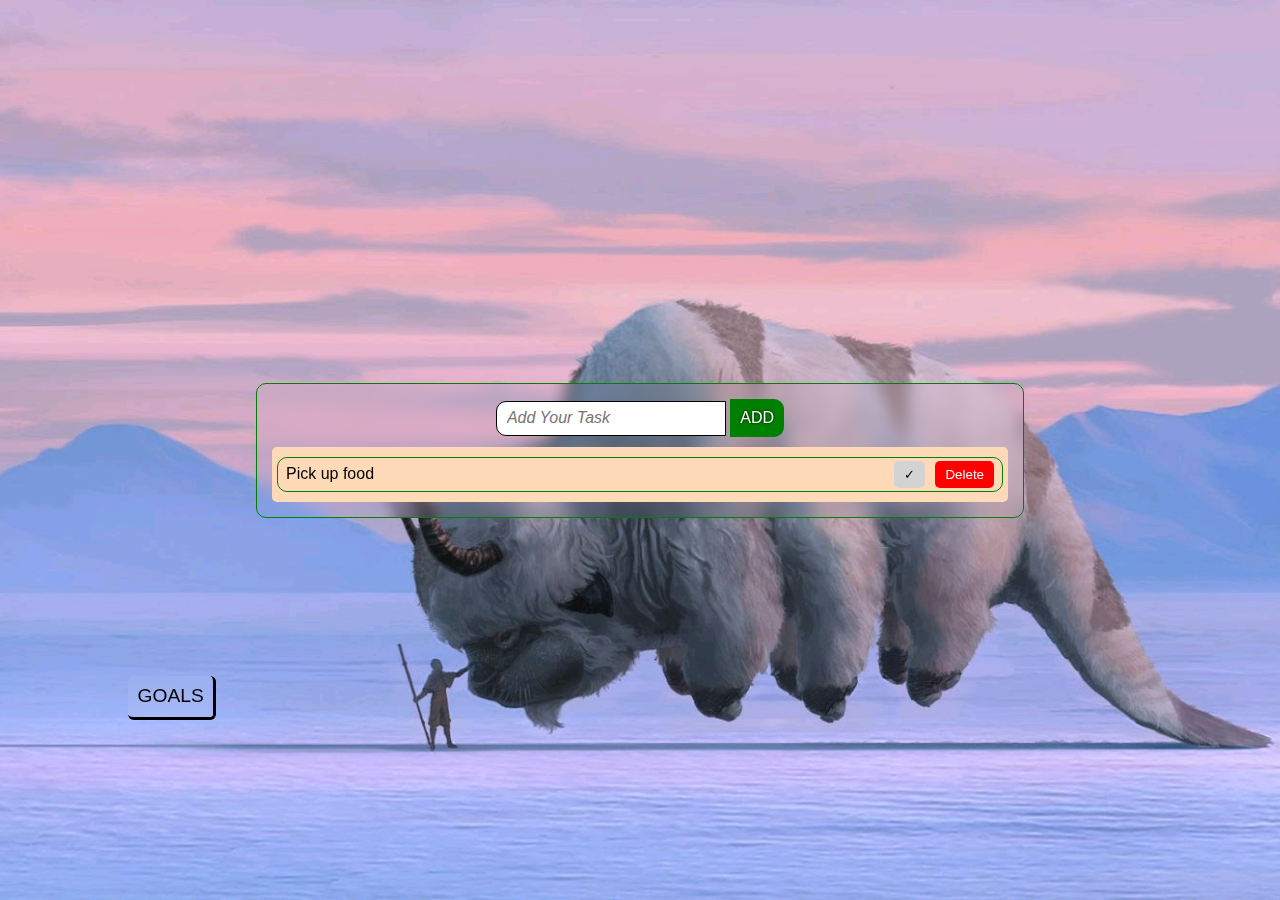
<file: index.html>
<!DOCTYPE html>
<html lang="en-US">
<head>
    <meta charset="UTF-8">
    <meta http-equiv="X-UA-Compatible" content="IE=edge">
    <meta name="viewport" content="width=device-width, initial-scale=1.0">
    <title>Javascript</title>
    <link rel="stylesheet" href="style.css">
</head>
<body>
<section class="modal-body" id="modal-body">
    <div class="close" id="close">X</div>
    <div class="modal-tin">
        <div class="mod-title">
            <h1>Here's what you've completed so far!</h1>
        </div>
        
        <div class="modal-container" id="modal-container">
            
        </div>
    </div>
</section>
<section class="general" id="general">
    <div class="adding" id="adding">
        <input type="text" placeholder="add your task" id="input-task">
        <button class="addTask" id="addTask">Add</button>
    </div>
    <div class="task-box" id="task-box"></div>
</section>

<section class="moduleBtn">
    <button id="goals">GOALS</button>
</section>
    

<script>
let taskList;
let completedList;
let taskInput = document.getElementById("input-task")
let addTaskBtn = document.getElementById("addTask")
let taskBox = document.getElementById("task-box")
let general = document.getElementById("general")
let closeBtn = document.getElementById("close")
let modalContainer = document.getElementById("modal-container")
let modalBody = document.getElementById("modal-body")

//localStorage.clear()
savedTasks = JSON.parse(localStorage.getItem('Tasklist'))
if (Array.isArray(savedTasks)){
    taskList = savedTasks
}
else{
    taskList = [{
        task: 'Pick up food',
        id: '1'
    }]
}
currentCompletedTasks = JSON.parse(localStorage.getItem('Completed'))
if (Array.isArray(currentCompletedTasks)){
    completedList = currentCompletedTasks
}
else{
    completedList = []
}
showList()

addTaskBtn.addEventListener('click', function(){
    if (taskInput.value === ''){
        //console.log('trial')
        noEntry()
    }
    else{
        //console.log('working else')
        saveTask()
        showList()
    }
})

closeBtn.addEventListener('click', function(){
    modalBody.classList.remove('active')
})
goals.addEventListener('click', function(){
    modalBody.classList.toggle('active')
})

function noEntry(){
    //console.log('no entry')
    taskBox.innerHTML = ''
    errorMessageBox = document.createElement('p')
    errorMessageBox.textContent = 'Please Type Something..'
    taskBox.appendChild(errorMessageBox)
    taskBox.classList.add('active')
}

function showList(){
    taskInput.value = ''
    taskBox.innerHTML = ''

    taskList.forEach(function(task){
        newTaskBtnContainer = document.createElement('div')
        newTaskBtnContainer.classList = 'newTaskBtnContainer'
        newTaskBtnContainer.id = task.id
        taskBox.append(newTaskBtnContainer)

        //for the list/task items
        li = document.createElement('li')
        li.innerText = task.task
        li.id = task.id
        newTaskBtnContainer.append(li)

        //for the checking/completed button
        checkBtn = document.createElement('button')
        checkBtn.classList = 'checkBtn'
        checkBtn.innerHTML = '&#x2713;'
        checkBtn.id = task.id
        newTaskBtnContainer.append(checkBtn)        

        //for the delete button
        deleteBtn = document.createElement('button')
        deleteBtn.classList = 'deleteBtn'
        deleteBtn.innerText = 'Delete'
        deleteBtn.id = task.id
        newTaskBtnContainer.append(deleteBtn)

        //the deleting function
        deleteBtn.addEventListener('click', function(){
            deleting()
        })
    })
}

checkingBtn = document.querySelectorAll('.checkBtn')
checkingBtn.forEach( function(btn){
    btn.addEventListener('click', function(e){
        i = event.currentTarget.parentElement
        i.classList.add('active')
        a = i.firstElementChild.textContent
        console.log(completedList)
        addChecked()
        modalRender()
    })
})

function addChecked(){
    i = event.currentTarget.parentElement
    aTarget = i.firstElementChild.textContent
    checkDate = new Date()
    console.log(checkDate)
    completedList.push({
        task : aTarget,
        date: checkDate
    })
    storingComplete()
}

function storingComplete(){
    localStorage.setItem('Completed', JSON.stringify(completedList))
}

function modalRender(){
    modalContainer.innerHTML = ''
    i = event.currentTarget.parentElement
    i.classList.add('active')
    a = i.firstElementChild.textContent

    completedList.forEach( function(task){
        newTaskBtnContainer = document.createElement('div')
        newTaskBtnContainer.classList = 'newTaskBtnContainer'
        newTaskBtnContainer.innerText = a
        modalContainer.append(newTaskBtnContainer)
    })
}

function deleting(){
    const deleteButton = event.target
    const idToDelete = deleteButton.id

    taskList = taskList.filter(function(task){
        if (task.id === deleteButton.id){
            return false
        }
        else{
            return true
        }
    })
    storing()
    showList()
}

function saveTask(){
    let task = taskInput.value
    idToDelete = deleteBtn.id
    id = '' + (taskList.length + 1)
    taskList.push({
        task : task,
        id : id
    })
    storing()
}
function storing(){
    localStorage.setItem('Tasklist', JSON.stringify(taskList))
}

;
</script>
</body>
</html>
</file>
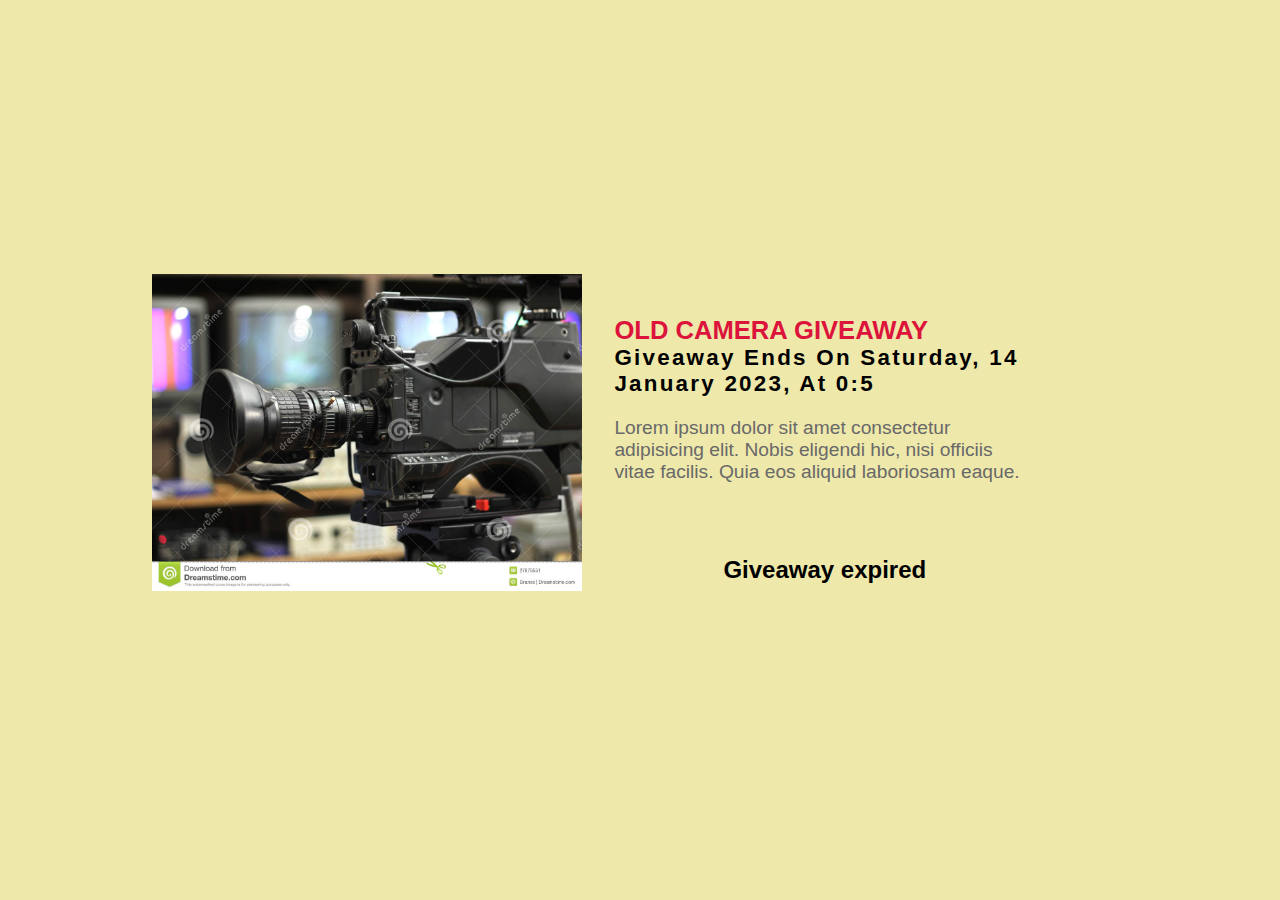
<file: countdown.html>
<!DOCTYPE html>
<html lang="en">
<head>
    <meta charset="UTF-8">
    <meta http-equiv="X-UA-Compatible" content="IE=edge">
    <meta name="viewport" content="width=device-width, initial-scale=1.0">
    <title>countdown</title>
    <link rel="stylesheet" href="7.css">
</head>
<body>
   <section class="body">
        <article class="img">
            <img src="proffessional-camera.jpg">
        </article>
        <article class="info">
            <div class="txt">
                <h3>Old camera giveaway</h3>
                <h4 class="giveaway">Giveaway ends on Sunday 13th</h4>
                <p>Lorem ipsum dolor sit amet consectetur adipisicing elit. Nobis eligendi hic, nisi officiis vitae facilis. Quia eos aliquid laboriosam eaque.</p>
            </div>
            <div class="deadline">
                <div>
                    <h4 class="days">34</h4>
                    <span>Days</span>
                </div>
                <div>
                    <h4 class="hours">34</h4>
                    <span>hours</span>
                </div>
                <div>
                    <h4 class="mins">34</h4>
                    <span>mins</span>
                </div>
                <div>
                    <h4 class="seconds">34</h4>
                    <span>seconds</span>
                </div>
            </div>
        </article>
   </section>


<!-- internal javascript -->
<script>
const months = [
    'January',
    'February',
    'March',
    'April',
    'May',
    'June',
    'July',
    'August',
    'September',
    'October',
    'November',
    'December'
]
const weekdays = [
    'Sunday',
    'Monday',
    'Tuesday',
    'Wednesday',
    'Thursday',
    'Friday',
    'Saturday',
]
const giveaway = document.querySelector('.giveaway')
const deadline = document.querySelector('.deadline')
const items = document.querySelectorAll('.deadline h4')
//

let futureDate = new Date(2023, 0, 14, 0, 5, 0)



const year = futureDate.getFullYear()
const hours = futureDate.getHours()
const mins = futureDate.getMinutes()
let month = futureDate.getMonth()
//
month = months[month]
const date = futureDate.getDate()

const weekday = weekdays[futureDate.getDay()]

giveaway.textContent = `giveaway ends on ${weekday}, ${date} ${month} ${year}, at ${hours}:${mins}`

//future time in ms
const futureTime = futureDate.getTime()
//

function getRemainingTime(){
    const today = new Date().getTime()
    //
    const remainingTime = futureTime - today
    //
    const oneDay = 24 * 60 * 60 * 1000
    const oneHour = 60 * 60 * 1000
    const oneMinute = 60 * 1000

    let days = Math.floor(remainingTime / oneDay)

    let hours = Math.floor((remainingTime % oneDay) / oneHour)
    let minutes = Math.floor((remainingTime % oneHour) / oneMinute)
    let seconds= Math.floor((remainingTime % oneMinute) / 1000)

    values = [days, hours, minutes, seconds]

    function format(item){
        if (item < 10){
        return (item = `0${item}`)
        }
        else{
            return item
        }
    }

    items.forEach(function(item, index){
        item.innerHTML = format(values[index])
    })
    if (remainingTime < 0){
        deadline.innerHTML = `<h2>Giveaway expired</h2>`
        //giveaway.style.display = 'none'
    }
}
let countdown = setInterval(getRemainingTime, 1000)
getRemainingTime()

;</script>
</body>
</html>
</file>
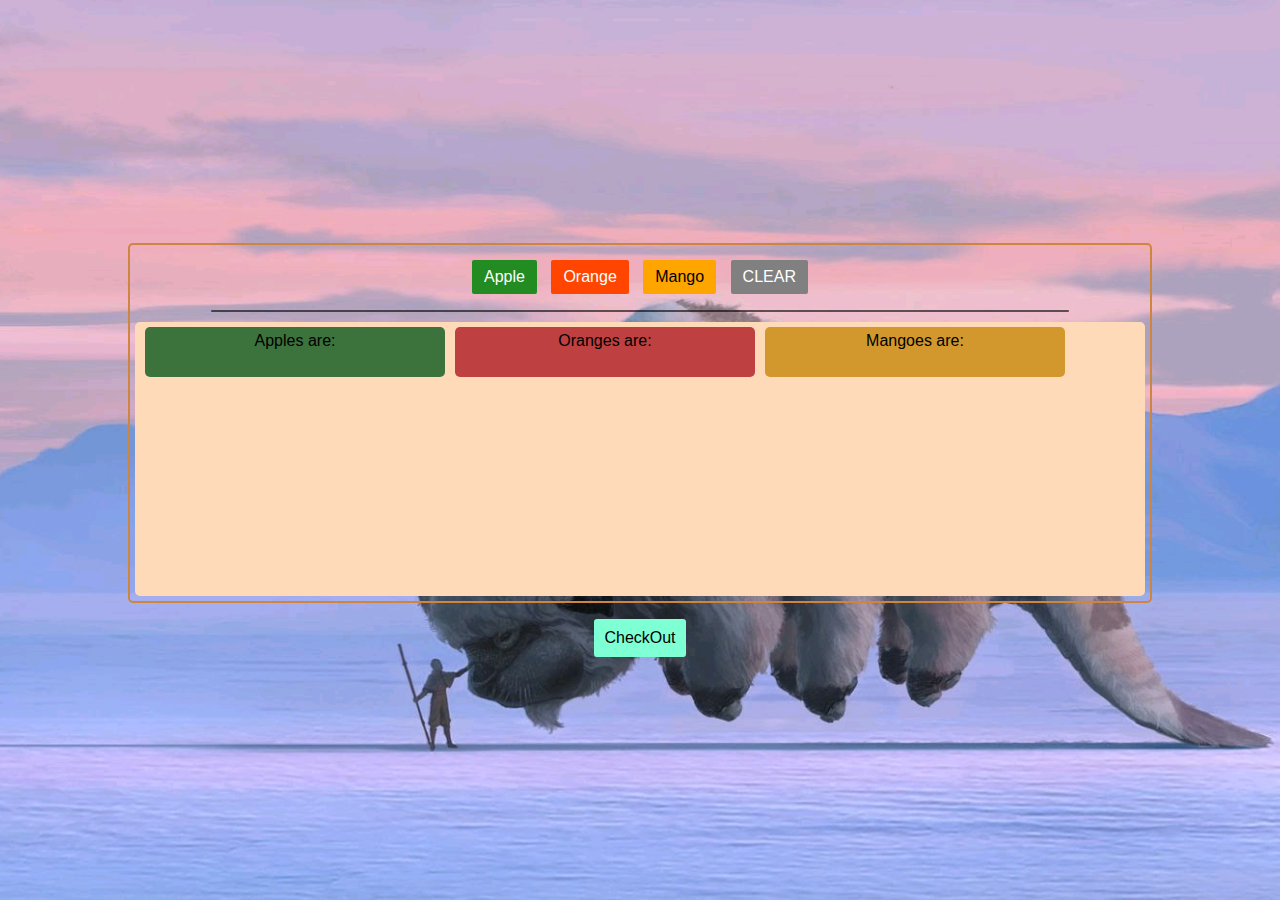
<file: mask.html>
<!DOCTYPE html>
<html lang="en">
<head>
    <meta charset="UTF-8">
    <meta http-equiv="X-UA-Compatible" content="IE=edge">
    <meta name="viewport" content="width=device-width, initial-scale=1.0">
    <title>Animation</title>
    <link rel="stylesheet" href="./mask.css">
</head>
<body>
<div class="cart" id="cart">
    <div class="cart-btns">
        <button id="Apples">Apple</button>
        <button id="Orange">Orange</button>
        <button id="Mango">Mango</button>
        <button id="Clear">CLEAR</button>
    </div>
    <hr>
    <div class="items" id="items">
        <div id="apple-out" style="--clr:#3c723c">Apples are: </div>
        <div id="orange-out" style="--clr: #bf4040">Oranges are:</div>
        <div id="mango-out" style="--clr:#d2982d">Mangoes are: </div>
    </div>
</div>
<button id="CheckOut">CheckOut</button>
<div class="receipt" id="receipt">
    <div class="receipt-bx">
        <div class="close" id="close">X</div>
        <div class="logo">
            <h1>Mort Shopp<span>ing</span></h1>
        </div>
        <div>Apples each @<span id="apple-cost"></span> x <span id="apple-amt"></span> = <span id="apple-total"></span></div>
        <div>Orange each @<span id="orange-cost"></span> x <span id="orange-amt"></span> = <span id="orange-total"></span></div>
        <div>Mango each @<span id="mango-cost"></span> x <span id="mango-amt"></span> = <span id="mango-total"></span></div>
        <div class="totalbox">
            Your total is: <span id="Totalspan"></span>
        </div>
    </div>
</div>

<script>
//shopping cart javascript code
    applesBtn = document.getElementById("Apples")
    appleCount = 0;
    orangeBtn = document.getElementById("Orange")
    orangeCount = 0
    mangoBtn = document.getElementById("Mango")
    mangoCount = 0

    clearBtn = document.getElementById("Clear")
    iems = document.getElementById('items')
    appleOut = document.getElementById('apple-out')
    orangeOut = document.getElementById('orange-out')
    mangoOut = document.getElementById('mango-out')
    clearBtn = document.getElementById('Clear')
    Totalspan = document.getElementById('Totalspan')
    CheckOut = document.getElementById('CheckOut')
    receipt = document.getElementById('receipt')
    closeBtn = document.getElementById('close')
    appleCost = document.getElementById('apple-cost')
    orangeCost = document.getElementById('orange-cost')
    mangoCost = document.getElementById('mango-cost')

    appleAmt = document.getElementById('apple-amt')
    orangeAmt = document.getElementById('orange-amt')
    mangoAmt = document.getElementById('mango-amt')

    appleTotal = document.getElementById('apple-total')
    orangeTotal = document.getElementById('orange-total')
    mangoTotal = document.getElementById('mango-total')

    cartArray = [{
        name : 'apple',
        price : 4,
        quantity : []
        //sub = 8
    },
    {
        name : 'orange',
        price : 3,
        quantity : []
        //sub = 9
    },
    {
        name : 'mango',
        price : 3.5,
        quantity : []
        //sub = 21
    }]

    applesBtn.addEventListener("click", function(){
        appleCount += 1
        if (appleCount === 1){
            appleOut.innerText = appleCount + ' apple'
        }
        else{
            appleOut.innerText = appleCount + ' apples'
        }
        cartArray[0].quantity = appleCount
        cartTotal(cartArray)
    })
    orangeBtn.addEventListener("click", function(){
        orangeCount += 1
        orangeOut.innerText = orangeCount
        if (orangeCount === 1){
            orangeOut.innerText = orangeCount + ' orange'
        }
        else{
            orangeOut.innerText = orangeCount + ' oranges'
        }
        cartArray[1].quantity = orangeCount
        cartTotal(cartArray)
    })
    mangoBtn.addEventListener("click", function(){
        mangoCount += 1
        mangoOut.innerText = mangoCount
        if (mangoCount === 1){
            mangoOut.innerText = mangoCount + ' mango'
        }
        else{
            mangoOut.innerText = mangoCount + ' mangoes'
        }
        cartArray[2].quantity = mangoCount
        cartTotal(cartArray)
    })
    clearBtn.addEventListener('click', function(){
        appleCount = 0
        appleOut.innerText = appleCount
        orangeCount = 0
        orangeOut.innerText = orangeCount
        mangoCount = 0
        mangoOut.innerText = mangoCount
        Totalspan.innerText = 0
        for (i = 0; i < cartArray.length; i++){
            cartArray[i].quantity = []
        }
    })

    function cartTotal(array){
        total = 0
        for (i = 0; i < array.length; i++){
            subTotal = array[i].price * array[i].quantity
            //console.log(subTotal)
            total = total + subTotal
            //console.log(total)
        }
        Totalspan.innerText = 'Ksh' + total + '/='
        
    }
    CheckOut.addEventListener('click', function(){
        receipt.classList.toggle('active')
        appleCost.innerText = cartArray[0].price
        orangeCost.innerText = cartArray[1].price
        mangoCost.innerText = cartArray[2].price

        appleAmt.innerText = cartArray[0].quantity + ' only'
        orangeAmt.innerText = cartArray[1].quantity + ' only'
        mangoAmt.innerText = cartArray[2].quantity + ' only'

        appleTotal.innerText = cartArray[0].quantity * cartArray[0].price
        orangeTotal.innerText = cartArray[1].quantity * cartArray[1].price
        mangoTotal.innerText = cartArray[2].quantity * cartArray[2].price
    })
    closeBtn.addEventListener('click', function(){
        receipt.classList = 'receipt'
    })
;</script>
</body>
</html>
</file>
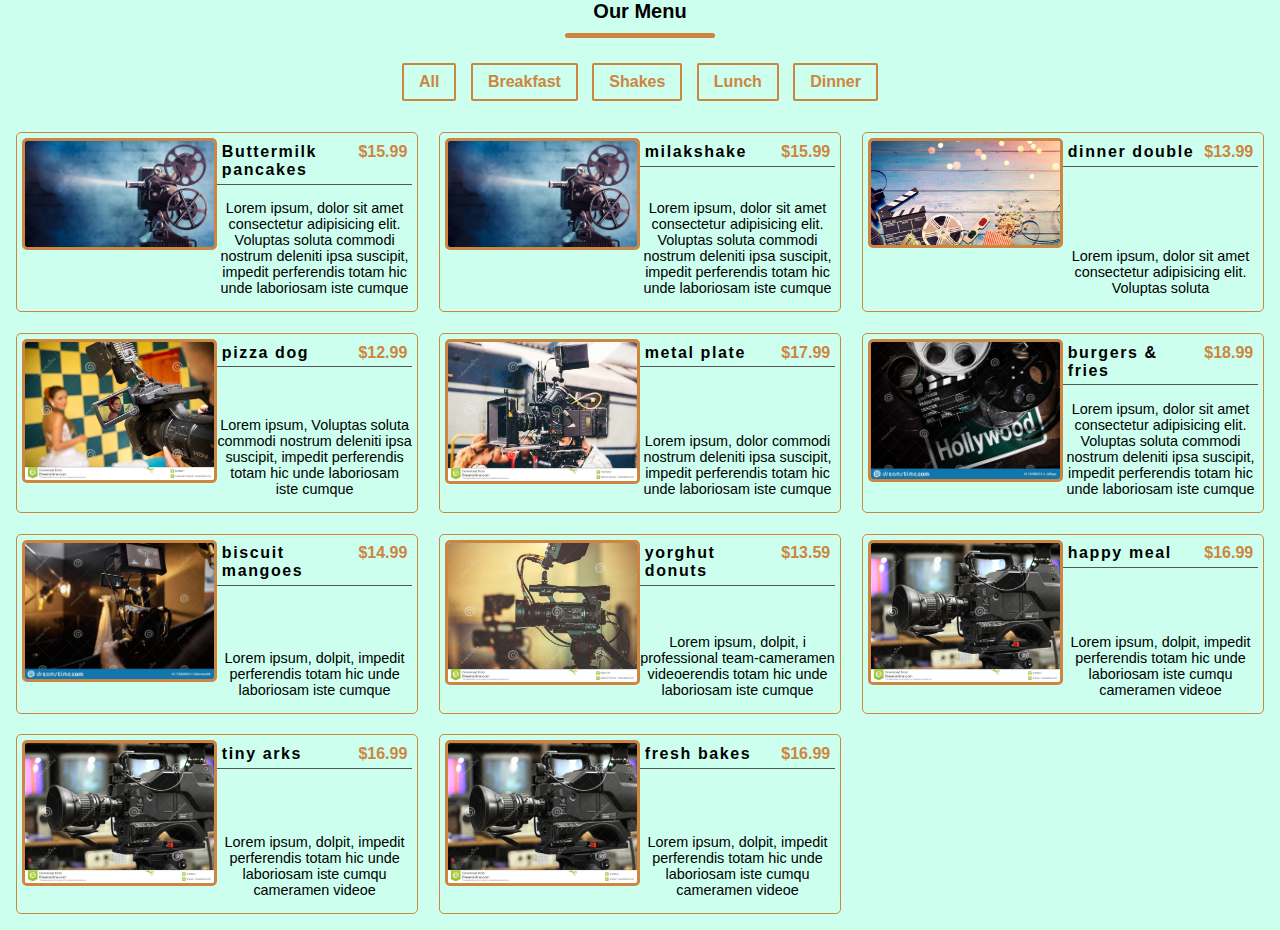
<file: menu.html>
<!DOCTYPE html>
<html lang="en">
<head>
    <meta charset="UTF-8">
    <meta http-equiv="X-UA-Compatible" content="IE=edge">
    <meta name="viewport" content="width=device-width, initial-scale=1.0">
    <title>Menu Items</title>
    <link rel="stylesheet" href="4.css">
</head>
<body>
    <section class="general">
        <section class="menu">
            <div class="title">
                <h2>Our Menu</h2>
            </div>
            <div class="underline"></div>

        <!-- filter buttons -->
        <div class="btn-container">
            <!-- <button class="filter-btn" data-id="all" type="button">All</button>
            <button class="filter-btn" data-id="breakfast" type="button">Breakfast</button>
            <button class="filter-btn" data-id="lunch" type="button">Lunch</button>
            <button class="filter-btn" data-id="dinner" type="button">Dinner</button> -->
        </div>

        <!-- menu items -->
        <div class="section-center">
            <!-- item -->
            <article class="menu-item">
                <figure>
                    <img src="./avatar-aang.jpeg">
                </figure>
                <div class="item-info">
                    <header>
                        <h4>Buttermilk pancakes</h4>
                        <h4 class="price">$14</h4>
                    </header>
                    <p class="item-text">
                        Lorem ipsum, dolor sit amet consectetur adipisicing elit. Voluptas soluta commodi nostrum deleniti ipsa suscipit, impedit perferendis totam hic unde laboriosam iste cumque
                    </p>
                </div>
            </article>
            <!-- item end-->            
        </div>
        </section>
    </section>
    



<script>
const menu = [
    {
    id: 1,
    title: "Buttermilk pancakes",
    category: "breakfast",
    price : 15.99,
    img : 'e.jpg',
    desc: 'Lorem ipsum, dolor sit amet consectetur adipisicing elit. Voluptas soluta commodi nostrum deleniti ipsa suscipit, impedit perferendis totam hic unde laboriosam iste cumque'
    },
    {
    id: 11,
    title: "milakshake",
    category: "shakes",
    price : 15.99,
    img : 'e.jpg',
    desc: 'Lorem ipsum, dolor sit amet consectetur adipisicing elit. Voluptas soluta commodi nostrum deleniti ipsa suscipit, impedit perferendis totam hic unde laboriosam iste cumque'
    },
    {
    id: 2,
    title: "dinner double",
    category: "lunch",
    price : 13.99,
    img : 'entertainment-industry-600.jpg',
    desc: 'Lorem ipsum, dolor sit amet consectetur adipisicing elit. Voluptas soluta'
    },
    {
    id: 3,
    title: "pizza dog",
    category: "breakfast",
    price : 12.99,
    img : 'filming-bride-26429281.jpg',
    desc: 'Lorem ipsum, Voluptas soluta commodi nostrum deleniti ipsa suscipit, impedit perferendis totam hic unde laboriosam iste cumque'
    },
    {
    id: 4,
    title: "metal plate",
    category: "dinner",
    price : 17.99,
    img : 'outdoor-cinema-equipment-102752937.jpg',
    desc: 'Lorem ipsum, dolor commodi nostrum deleniti ipsa suscipit, impedit perferendis totam hic unde laboriosam iste cumque'
    },
    {
    id: 5,
    title: "burgers & fries",
    category: "dinner",
    price : 18.99,
    img : 'film-reel-clapboard-hollywood-entertainment-industry.jpg',
    desc: 'Lorem ipsum, dolor sit amet consectetur adipisicing elit. Voluptas soluta commodi nostrum deleniti ipsa suscipit, impedit perferendis totam hic unde laboriosam iste cumque'
    },
    {
    id: 6,
    title: "biscuit mangoes",
    category: "lunch",
    price : 14.99,
    img : 'professional-team-cameramen-video.jpg',
    desc: 'Lorem ipsum, dolpit, impedit perferendis totam hic unde laboriosam iste cumque'
    },
    {
    id: 7,
    title: "yorghut donuts",
    category: "breakfast",
    price : 13.59,
    img : 'professional-video-camera-stands-tripod.jpg',
    desc: 'Lorem ipsum, dolpit, i professional team-cameramen videoerendis totam hic unde laboriosam iste cumque'
    },
    {
    id: 8,
    title: "happy meal",
    category: "dinner",
    price : 16.99,
    img : 'proffessional-camera.jpg',
    desc: 'Lorem ipsum, dolpit, impedit perferendis totam hic unde laboriosam iste cumqu cameramen videoe'
    },
    {
    id: 9,
    title: "tiny arks",
    category: "shakes",
    price : 16.99,
    img : 'proffessional-camera.jpg',
    desc: 'Lorem ipsum, dolpit, impedit perferendis totam hic unde laboriosam iste cumqu cameramen videoe'
    },
    {
    id: 10,
    title: "fresh bakes",
    category: "dinner",
    price : 16.99,
    img : 'proffessional-camera.jpg',
    desc: 'Lorem ipsum, dolpit, impedit perferendis totam hic unde laboriosam iste cumqu cameramen videoe'
    }
]
const sectionCenter = document.querySelector('.section-center')
const btnContainer = document.querySelector('.btn-container')


//loading items on default startup page
window.addEventListener('DOMContentLoaded', function(){
    disaplyMenuDefault(menu)
    displayMenuBtns()
})


//filtering items
/* filterBtns.forEach( function(btn){
    btn.addEventListener('click', function(e){
        category = e.currentTarget.dataset.id
        const menuCategory = menu.filter( function(menuitem){
            if (category === menuitem.category){
                return true
            }
            else{
                return false
            }
        } )
        disaplyMenuDefault(menuCategory)
        if (category === 'all'){
            disaplyMenuDefault(menu)
            //console.log('all')
        }
    })
} ) */

///OR the this method below can also work
/* filterBtns.forEach( function(btn){
    btn.addEventListener('click', function(e){
        category = e.currentTarget.dataset.id
        const menuCategory = menu.filter(function(menuitem){
            if (category === menuitem.category){
                return menuitem
            }
        })
        if (category === 'all'){
            disaplyMenuDefault(menu)
        }
        else{
            disaplyMenuDefault(menuCategory)
        }

        btn.classList += 'selected'
        console.log('selected')
    })
} ) */








function disaplyMenuDefault(menuItems){
    let displayMenu = menuItems.map( function(item){
        return `
            <article class="menu-item">
                <figure>
                    <img src=${item.img}>
                </figure>
                <div class="item-info">
                    <header>
                        <h4>${item.title}</h4>
                        <h4 class="price">$${item.price}</h4>
                    </header>
                    <p class="item-text">
                        ${item.desc}
                    </p>
                </div>
            </article>
            `
    })
    displayMenu = displayMenu.join("")
    sectionCenter.innerHTML = displayMenu
}

function displayMenuBtns(){
    const categories = menu.reduce(function(value, item){
        if (!value.includes(item.category)){
            value.push(item.category)
        }
        return value
    }, ['all'])
    //console.log(categories)

    let categoryBtns = categories.map(function(category){
        if (category === 'all'){
        return `
        <button class="filter-btn" data-id="all" type="button">all</button>
        `
        }
        else{
        return `
        <button class="filter-btn" data-id="${category}" type="button">${category}</button>
        `}
    })
    categoryBtns = categoryBtns.join("")
    btnContainer.innerHTML = categoryBtns


    const filterBtns = document.querySelectorAll('.filter-btn')
    filterBtns.forEach( function(btn){
    btn.addEventListener('click', function(e){
            category = e.currentTarget.dataset.id
            const menuCategory = menu.filter(function(menuitem){
                if (category === menuitem.category){
                    return menuitem
                }
            })
            if (category === 'all'){
                disaplyMenuDefault(menu)
            }
            else{
                disaplyMenuDefault(menuCategory)
            }
            btnContainer.addEventListener('click', function(e){
                if (btn != e.target){
                    //console.log(e)
                    btn.classList.remove('selected')
                }
                else{
                    btn.classList.add('selected')
                }
            })
        })
    })
}

;</script>
</body>
</html>
</file>
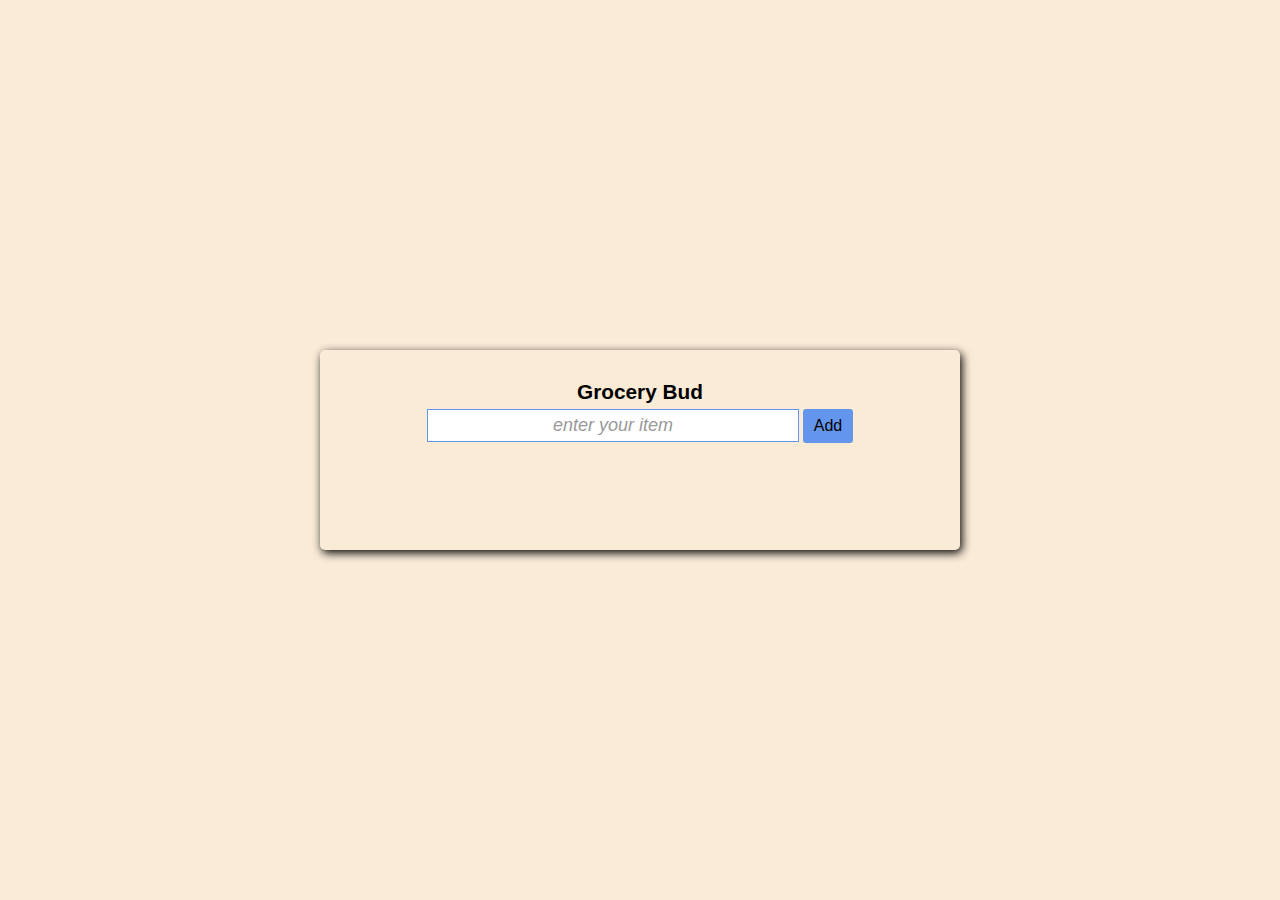
<file: notes app.html>
<!DOCTYPE html>
<html lang="en">
<head>
    <meta charset="UTF-8">
    <meta http-equiv="X-UA-Compatible" content="IE=edge">
    <meta name="viewport" content="width=device-width, initial-scale=1.0">
    <title>Grocery List</title>
    <link rel="stylesheet" href="8.css">
</head>
<body>
<section class="body">
    <!-- form -->
    <form class="form">
        <p class="alert"></p>
        <h3>Grocery Bud</h3>
        <div class="control">
            <input type="text" id="grocery" placeholder="enter your item">
            <button type="submit" class="submit">Add</button>
        </div>
    </form>

    <!-- list -->
    <div class="container">
        <div class="grocery-list">

        </div>

        <!-- clear button -->
        <button type="button" class="clear">Clear All</button>
    </div>
</section>

<script>
const alertitem = document.querySelector('.alert')
const form = document.querySelector('.form')
const grocery = document.getElementById('grocery')
const submitBtn = document.querySelector('.submit')
const container = document.querySelector('.container')
const groceryList = document.querySelector('.grocery-list')
const clearBtn = document.querySelector('.clear')

//for the edit option
let editElement;
let editFlag = false
let editID = ''


form.addEventListener('submit', addItem)
clearBtn.addEventListener('click', clearItems)
window.addEventListener('DOMContentLoaded', setUpItems)

function setUpItems(){
    let items = getLocalStorage()
    if (items.length > 0){
        items.forEach(function(item){
            createListItem(item.id, item.value)
        })
        container.classList.add('show')
    }
}
function createListItem(id, value){
    element = document.createElement('article')
    element.classList.add('item')
    
    //add id
    const attr = document.createAttribute('data-id')
    attr.value = id
    element.setAttributeNode(attr)
    element.innerHTML = `
    <p class="title">${value}</p>
    <div class="btn-tin">
        <button type="button" class="edit">Edit</button>
        <button type="button" class="delete">Del</button>
    </div>`;

    const deleteBtn = element.querySelector('.delete')
    const editBtn = element.querySelector('.edit')
    deleteBtn.addEventListener('click', deleteItem)
    editBtn.addEventListener('click', editItem)

    groceryList.appendChild(element)
}



//-----FUNCTIONS USED----
function addItem(e){
    e.preventDefault();

    const value = grocery.value
    const id = new Date().getTime().toString()
    if (value && !editFlag){
        createListItem(id, value)
        disaplayAlert('Item added!', 'success')
        container.classList.add('show')

        //add to local storage
        addToLocalStorage(id, value)
        
        //set back to default
        setBackToDefault()
    }
    else if (value && editFlag){
        editElement.innerHTML = value
        disaplayAlert('Your item has been edited', 'notify')
        editLocalStorage(editID, value)
        setBackToDefault()
        doneEditing()
    }
    else{
        disaplayAlert('Please enter value', 'danger')
    }
}

function disaplayAlert(text, action){
    alertitem.textContent = text
    alertitem.classList.add(`${action}`)

    //remove alert
    setTimeout(function(){
        alertitem.textContent = ''
        alertitem.classList.remove(`${action}`)
    }, 800)
}

function editItem(e){
    currentlyEditing()

    const element = event.currentTarget.parentElement.parentElement

    //set edit item
    editElement = event.currentTarget.parentElement.previousElementSibling

    //set form value
    grocery.value = editElement.innerHTML
    editFlag = true
    editID = element.dataset.id
    submitBtn.textContent = 'Save Edit'
}
function deleteItem(e){
    const element = e.currentTarget.parentElement.parentElement
    const id = element.dataset.id
    groceryList.removeChild(element)
    if (groceryList.children.length === 0){
        container.classList.remove('show');
    }
    disaplayAlert('Item deleted', 'danger')
    setBackToDefault()
    // remove the item from local storage
    removeFromLocalStorage(id)
}

function currentlyEditing(e) {
    const element = event.currentTarget.parentElement.parentElement

    element.classList.add('target-edit')

    //coloring
    element.style.backgroundColor = 'yellow'
}
function doneEditing() {
    const articles = groceryList.getElementsByTagName('article')

    for (i = 0; i < articles.length; i++){
        //console.log(articles[i])
        if (articles[i].classList.contains('target-edit')){
            //console.log('yelowww!!!!');
            articles[i].style.backgroundColor = 'transparent'
        }
    }
}

function setBackToDefault(){
    grocery.value = ''
    editFlag = false
    editID = ''
    submitBtn.textContent = 'Add'
}
function clearItems(){
    const items = document.querySelectorAll('.item')
    if (items.length > 0){
        items.forEach(function(item){
            groceryList.removeChild(item)
        });
    }
    container.classList.remove('show')
    disaplayAlert('Your list has been cleared ;)', 'notify')
    setBackToDefault()
    localStorage.removeItem('Groceries')
}


//----LOCAL STORAGE-----
function getLocalStorage(){
    return localStorage.getItem('Groceries') ? JSON.parse(localStorage.getItem('Groceries')) : [];
}
function addToLocalStorage(id, value){
    /* const grocery = {
        id: id,
        value: value
    } */
    //can also be written as below
    const grocery = {id, value}
    let items = getLocalStorage()
    items.push(grocery)
    localStorage.setItem('Groceries', JSON.stringify(items))
    
}
function removeFromLocalStorage(id){
    let items = getLocalStorage()
    items = items.filter(function(item){
        if (item.id !== id){
            return item
        }
    })
    localStorage.setItem('Groceries', JSON.stringify(items))
    
}
function editLocalStorage(id, value){
    let items = getLocalStorage()
    items = items.map(function(item){
        if (item.id === id){
            item.value = value
        }
        return item
    })
    localStorage.setItem('Groceries', JSON.stringify(items))
    
}
;</script>
</body>
</html>
</file>
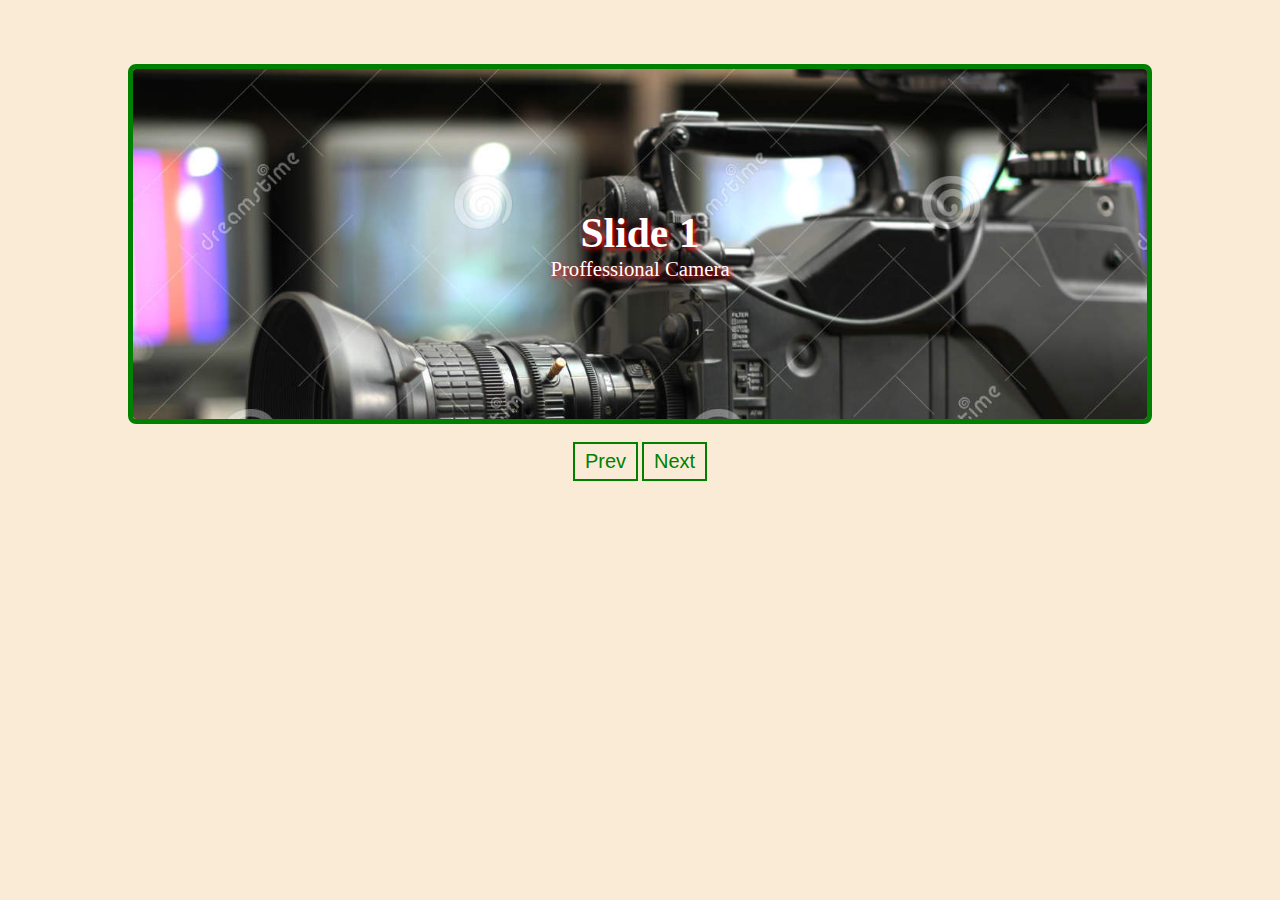
<file: slides.html>
<!DOCTYPE html>
<html lang="en">
<head>
    <meta charset="UTF-8">
    <meta http-equiv="X-UA-Compatible" content="IE=edge">
    <meta name="viewport" content="width=device-width, initial-scale=1.0">
    <title>Slider</title>
    <link rel="stylesheet" href="9.css">
</head>
<body>
<div class="container">
    <div class="slide">
        <div>
            <img src="./proffessional-camera.jpg" class="slide-img">
            <div class="txt">
                <h1>Slide 1</h1>
                <p>Proffessional Camera</p>
            </div>
        </div>
    </div>
    <div class="slide">
        <div>
            <img src="./professional-video-camera-stands-tripod.jpg" class="slide-img">
            <div class="txt">
                <h1>Slide 2</h1>
                <p>Proffessional Camera</p>
            </div>
        </div>
    </div>
    <div class="slide">
        <div>
            <img src="./professional-team-cameramen-video.jpg" class="slide-img">
            <div class="txt">
                <h1>Slide 3</h1>
                <p>Proffessional Camera</p>
            </div>
        </div>
    </div>
    <div class="slide">
        <div>
            <img src="./outdoor-cinema-equipment-102752937.jpg" class="slide-img">
            <div class="txt">
                <h1>Slide 4</h1>
                <p>Proffessional Camera</p>
            </div>
        </div>
    </div>
</div>
<br>
<div class="btn-container">
    <button type="button" class="prev-btn">Prev</button>
    <button type="button" class="next-btn">Next</button>
</div>

<script>
    const slides = document.querySelectorAll('.slide')
    const nextBtn = document.querySelector('.next-btn')
    const prevBtn = document.querySelector('.prev-btn')

    slides.forEach(function(slide, index){
        slide.style.left = `${index * 100}%`
    })

    let counter = 0

    nextBtn.addEventListener('click', function(){
        counter++
        carousel()
    })
    prevBtn.addEventListener('click', function(){
        counter--
        carousel()
    })

    function carousel(){
        if (counter === slides.length){
            counter = 0
        }
        if(counter < 0){
            counter = slides.length - 1
        }

        slides.forEach(function(slide){
            slide.style.transform = `translateX(-${counter * 100}%)`
        })
    }
;</script>
</body>
</html>
</file>
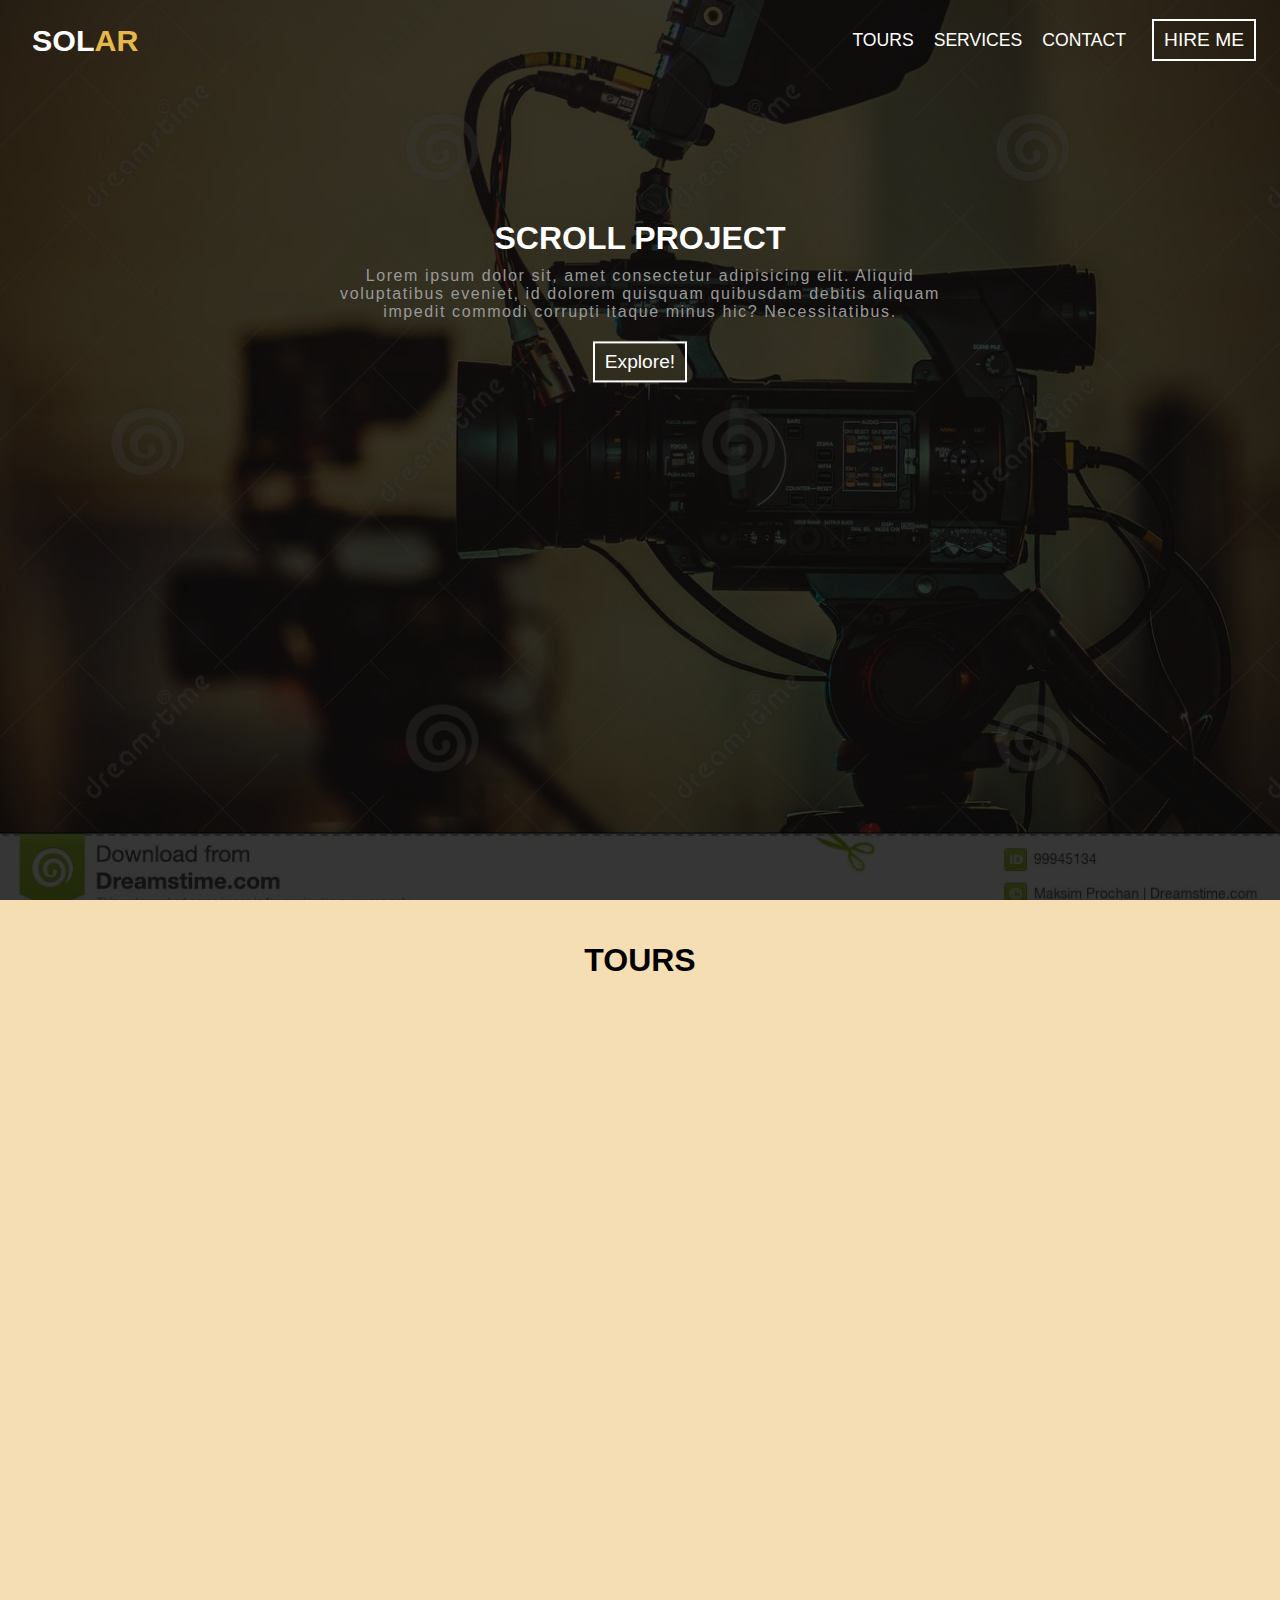
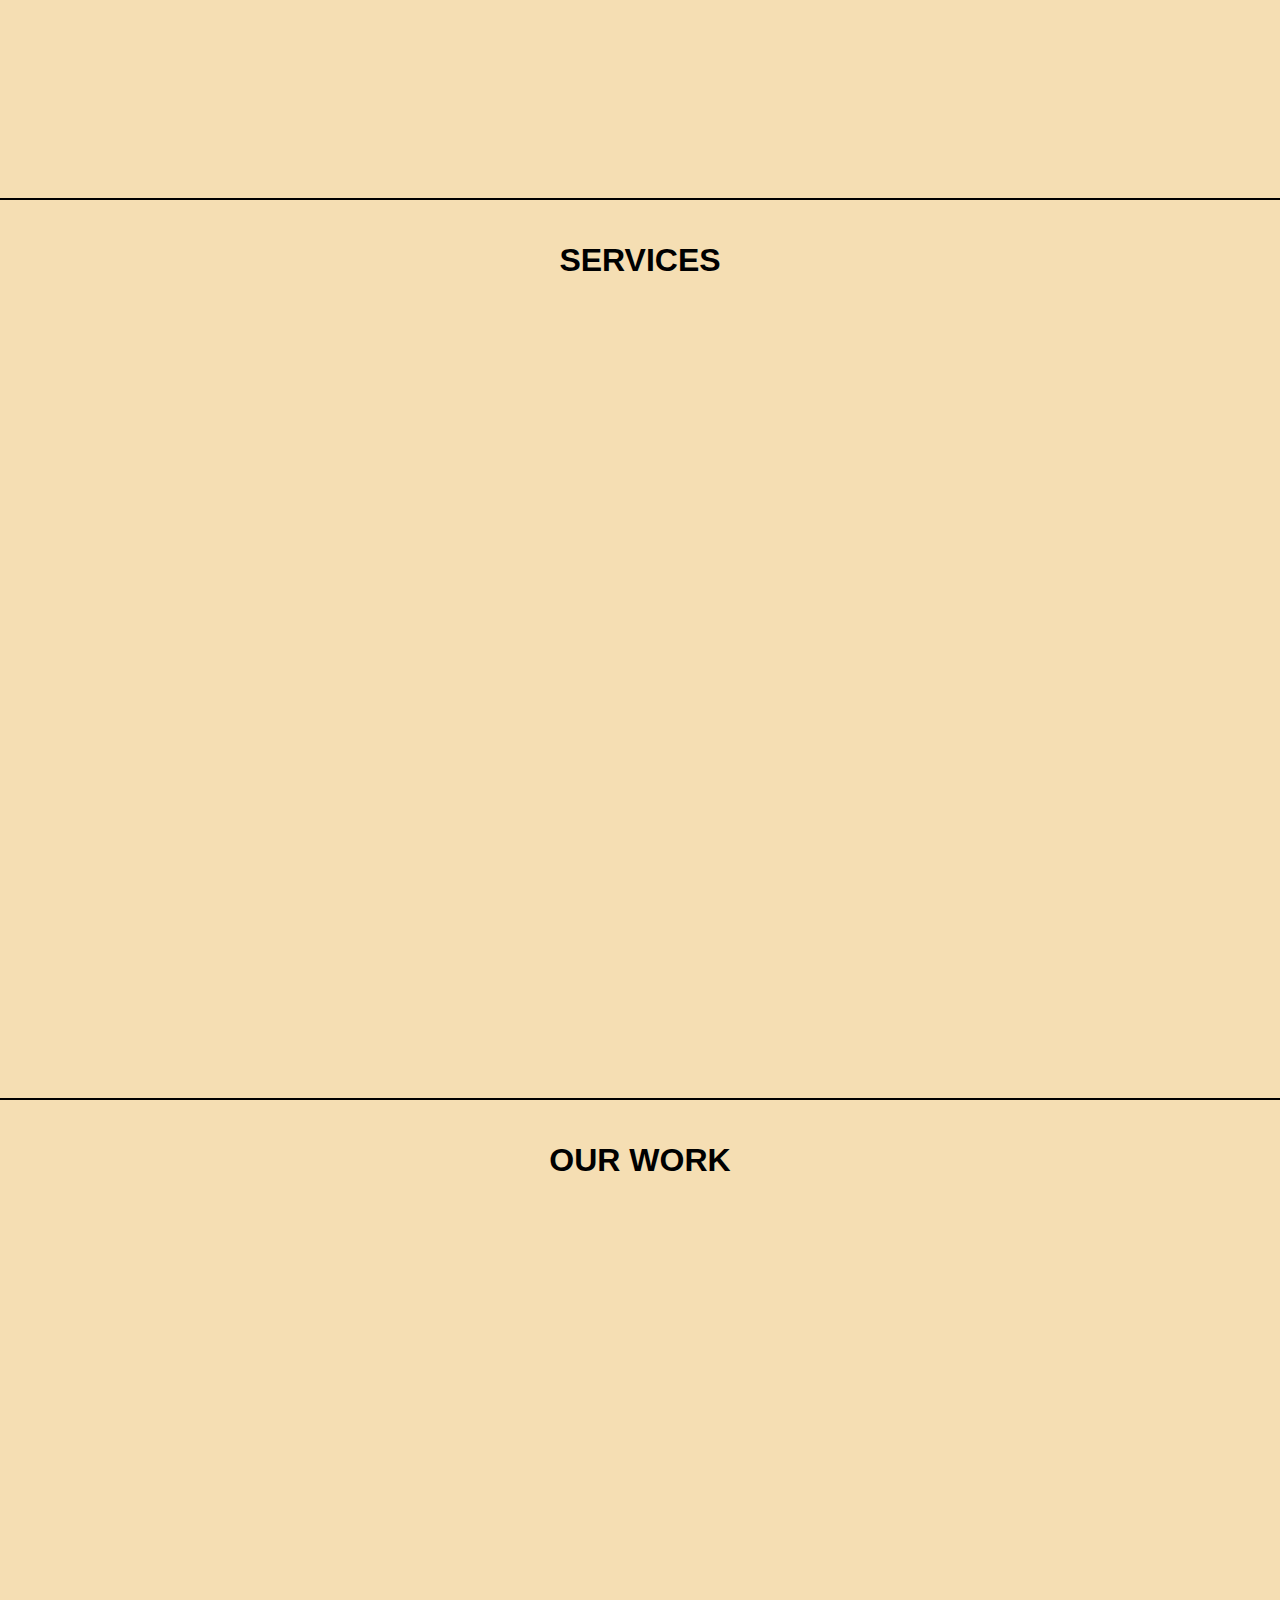
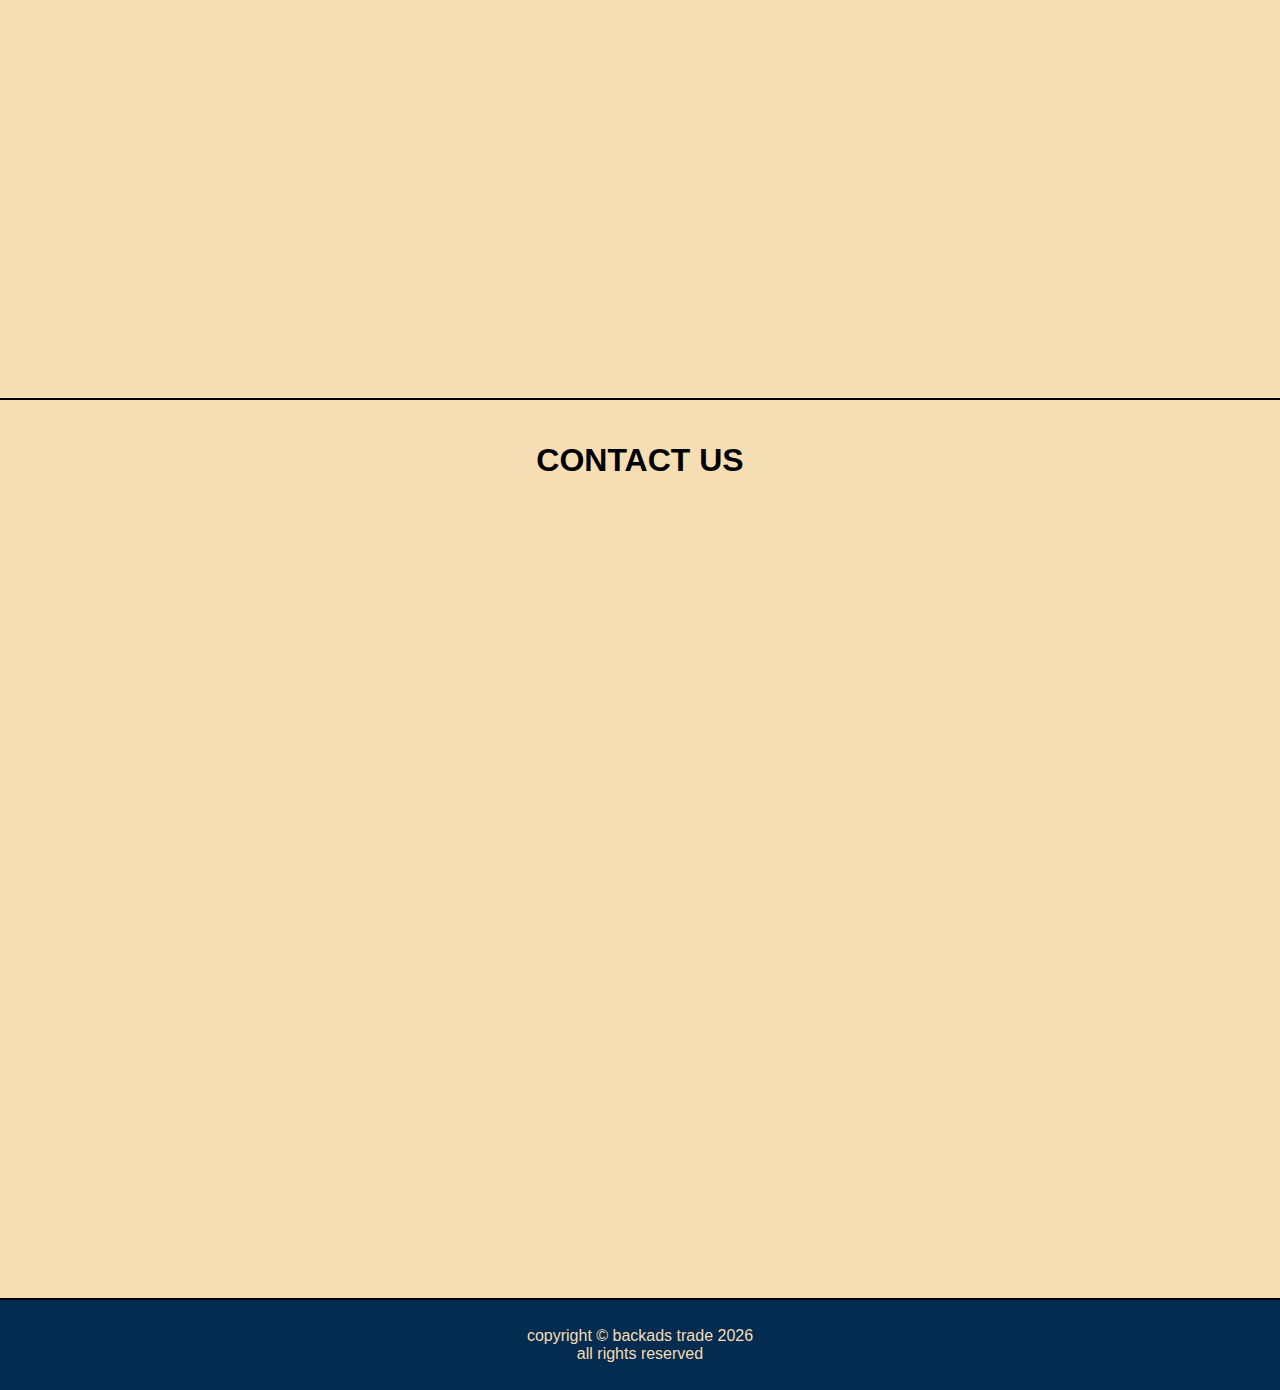
<file: sticky navbar.html>
<!DOCTYPE html>
<html lang="en">
<head>
    <meta charset="UTF-8">
    <meta http-equiv="X-UA-Compatible" content="IE=edge">
    <meta name="viewport" content="width=device-width, initial-scale=1.0">
    <title>Video</title>
    <link rel="stylesheet" href="5.css">
</head>
<body>

<div class="hero">
<header id="home">
    <nav id="nav" class="navbar">
        <div class="logo">
            <h1>SOL<span>AR</span></h1>
        </div>
        <div class="links">
            <ul>
                <li><a href="#home" class="home">HOME</a></li>
                <li><a href="#tours">TOURS</a></li>
                <li><a href="#services">SERVICES</a></li>
                <li><a href="#contact">CONTACT</a></li>
            </ul>
            <a href="#contact" class="ghost">HIRE ME</a>
        </div>
    </nav>
    <nav id="mobile-nav" class="mobile-nav">
        <div class="mobile-nav-head">
            <div class="logo">
                <h1>SOL<span>AR</span></h1>
            </div>
            <div id="mobile-menu" class="mobile-menu">
                <div class="menu"></div>
            </div>
        </div>
        <div class="mobile-links" id="mobile-links">
            <ul id="mobile-ul" class="mobile-ul">
                <li><a href="#home">HOME</a></li>
                <li><a href="#tours">TOURS</a></li>
                <li><a href="#services">SERVICES</a></li>
                <li><a href="#contact">CONTACT</a></li>
            </ul>
        </div>
    </nav>

    <div class="banner">
        <h1>SCROLL PROJECT</h1>
        <p>Lorem ipsum dolor sit, amet consectetur adipisicing elit. Aliquid voluptatibus eveniet, id dolorem quisquam quibusdam debitis aliquam impedit commodi corrupti itaque minus hic? Necessitatibus.</p>
        <div class="btn">
            <a href="#contact">Explore!</a>
        </div>
    </div>
</header>
</div>

<section id="tours">
    <h1 class="section-title">TOURS</h1>
</section>
<section id="services">
    <h1 class="section-title">SERVICES</h1>
</section>
<section id="work">
    <h1 class="section-title">OUR WORK</h1>
</section>
<section id="contact">
    <h1 class="section-title">CONTACT US</h1>
</section>

<div class="footer">
    <p>
        copyright &copy; backads trade <span class="date"></span>
        <br>
        <div class="rights">all rights reserved</div>
    </p>
</div>

<div class="scroll-btn" id="scroll-btn">
    <a href="#">
        X
    </a>
</div>
    




<script>
   const mobileMenu = document.getElementById('mobile-menu')
   const mobileNav = document.getElementById('mobile-nav')
   const mobileLinks = document.getElementById('mobile-links') //container holding the ul with links
   const mobileUl = document.getElementById('mobile-ul') //the ul itself
   const scrollBtn = document.getElementById('scroll-btn')
   const nav = document.getElementById('nav')

   window.addEventListener('scroll', function(){
    //
    scrollHeight = window.pageYOffset
    navHeight = mobileNav.getBoundingClientRect().height
    if (scrollHeight > navHeight){
        mobileNav.classList.add('fixed')
        nav.classList.add('fixednav')
        scrollBtn.classList.add('show')
    }
    else{
        mobileNav.classList.remove('fixed')
        nav.classList.remove('fixednav')
        scrollBtn.classList.remove('show')
    }
   })

   mobileMenu.addEventListener('click', function(){
        if (mobileMenu.classList.contains('active')){
            mobileMenu.classList.remove('active')
        }
        else{
            mobileMenu.classList.add('active')
        }

        mobileLinksContainerHeight = mobileLinks.getBoundingClientRect().height
        

        mobileUlContainerHeight = mobileUl.getBoundingClientRect().height
        //

        if (mobileLinksContainerHeight === 0){
            mobileLinks.style.height = `${mobileUlContainerHeight}px`
            mobileUl.style.paddingLeft = `2em`
        }
        else{
            mobileLinks.style.height = 0
            mobileUl.style.paddingLeft = 0
        }
   })
   
   document.addEventListener('click', function(e){
        mobileLinksContainerHeight = mobileLinks.getBoundingClientRect().height
        mobileUlContainerHeight = mobileUl.getBoundingClientRect().height

        if (mobileLinksContainerHeight !== 0 && mobileMenu.classList.contains('active') && e.target !== mobileLinks){
            mobileMenu.classList.remove('active')
            mobileLinks.style.height = 0
        }
   })











   /* mobileMenu.addEventListener('click', function(){
        if (mobileNav.classList.contains('active')){
            mobileNav.classList.remove('active')
            mobileMenu.classList.remove('active')
        }
        else{
            mobileNav.classList.add('active')
            mobileMenu.classList.add('active')
        }
   })

   mobileLinks.addEventListener('click', function(){
    if (mobileNav.classList.contains('active')){
            mobileNav.classList.remove('active')
        }
   }) */

   docDate = document.querySelector('.date')
   docDate.innerHTML = new Date().getFullYear()

;</script>
</body>
</html>
</file>
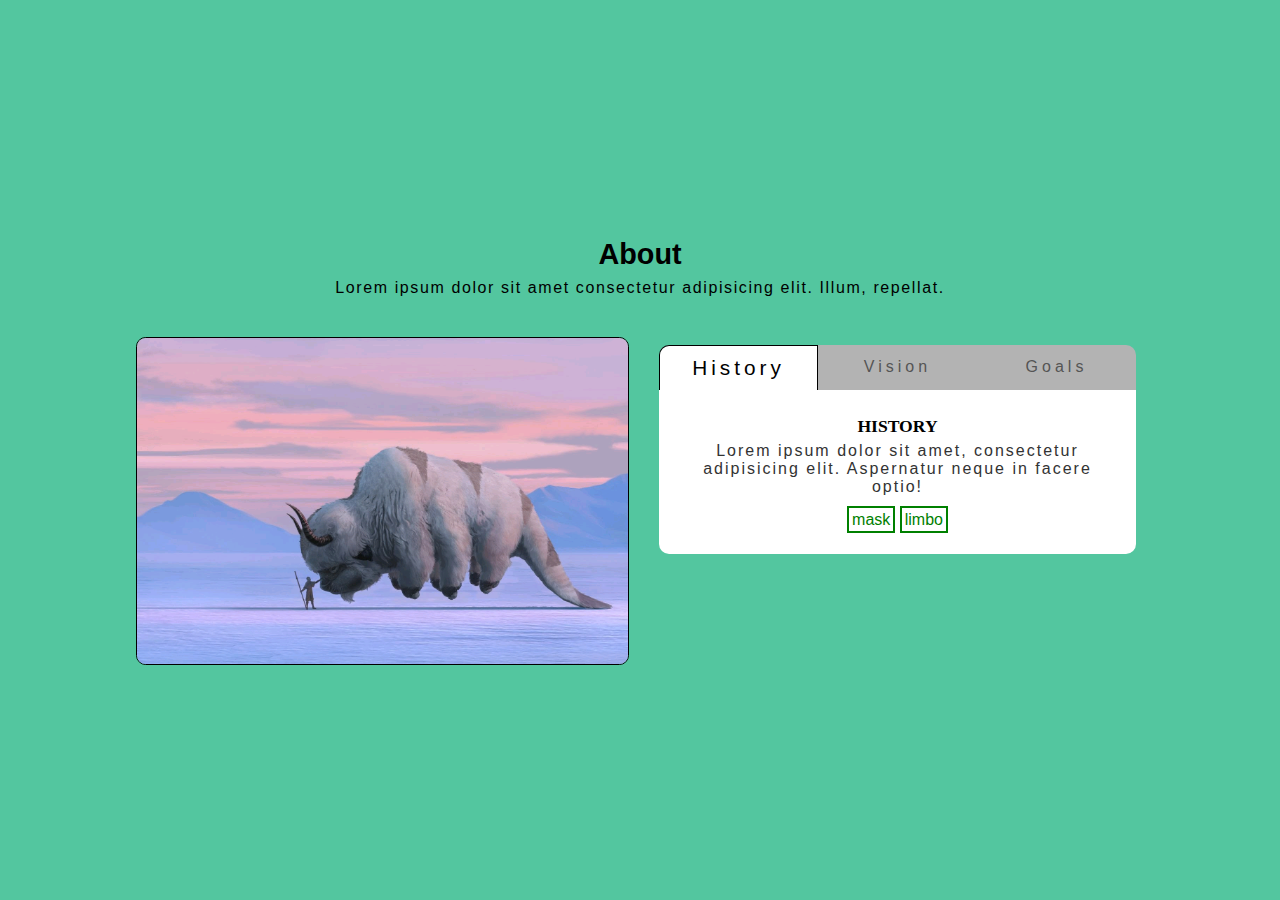
<file: tabs.html>
<!DOCTYPE html>
<html lang="en">
<head>
    <meta charset="UTF-8">
    <meta http-equiv="X-UA-Compatible" content="IE=edge">
    <meta name="viewport" content="width=device-width, initial-scale=1.0">
    <title>tabs project</title>
    <link rel="stylesheet" href="6.css">
</head>
<body>
    <section class="general">
        <section class="project">
            <div class="title">
                <h1>About</h1>
                <p>Lorem ipsum dolor sit amet consectetur adipisicing elit. Illum, repellat.</p>
            </div>
            <div class="body">
                <div class="img">
                    <img src="./avatar-aang.jpeg">
                </div>
                <div class="tabs" id="tabs">
                    <!-- btn container -->
                    <div class="btn-container">
                        <button class="btn active" data-id="history">History</button>
                        <button class="btn" data-id="vision">vision</button>
                        <button class="btn" data-id="goals">goals</button>
                    </div>

                    <!-- about content -->
                    <div class="about-section" id="about-section">
                        <!-- single item -->
                        <div class="content active" id="history">
                            <h4>HISTORY</h4>
                            <p>Lorem ipsum dolor sit amet, consectetur adipisicing elit. Aspernatur neque in facere optio!</p>
                            <div class="box">
                                <a href="#">mask</a>
                                <a href="#">limbo</a>
                            </div>
                        </div>
                        <!-- end of single item -->
                        <!-- single item -->
                        <div class="content" id="vision">
                            <h4>VISION</h4>
                            <p>Lorem ipsum dolor sit amet, consectetur adipisicing elit. Illum officiis doloribus ipsa, similique cumque sunt saepe tempora temporibus optio nihil.</p>
                            
                                <li>to ntont</li>
                                <li>to nto eif3p</li>
                            
                        </div>
                        <!-- end of single item -->
                        <!-- single item -->
                        <div class="content" id="goals">
                            <h4>GOALS</h4>
                            <p>Lorem ipsum dolor sit amet consectetur adipisicing elit. Dolorum, officiis.</p>
                            
                            copyright 2020
                        </div>
                        <!-- end of single item -->
                    </div>
                </div>
            </div>
        </section>
    </section>
    

<script>
    btns = document.querySelectorAll('.btn')
    aboutSection = document.getElementById('about-section')
    tabs = document.getElementById('tabs')
    content = document.querySelectorAll('.content')

    tabs.addEventListener('click', function(e){
        const id = e.target.dataset.id
        //console.log(e)
        if(id){
            //remove active from other buttons
            btns.forEach(function(btn){
                btn.classList.remove('active')
                e.target.classList.add('active')
            })
            //hide other articles
            content.forEach(function(content){
                content.classList.remove('active')
            })
            const element = document.getElementById(id)
            element.classList.add('active')
        }
    })
;</script>
</body>
</html>
</file>
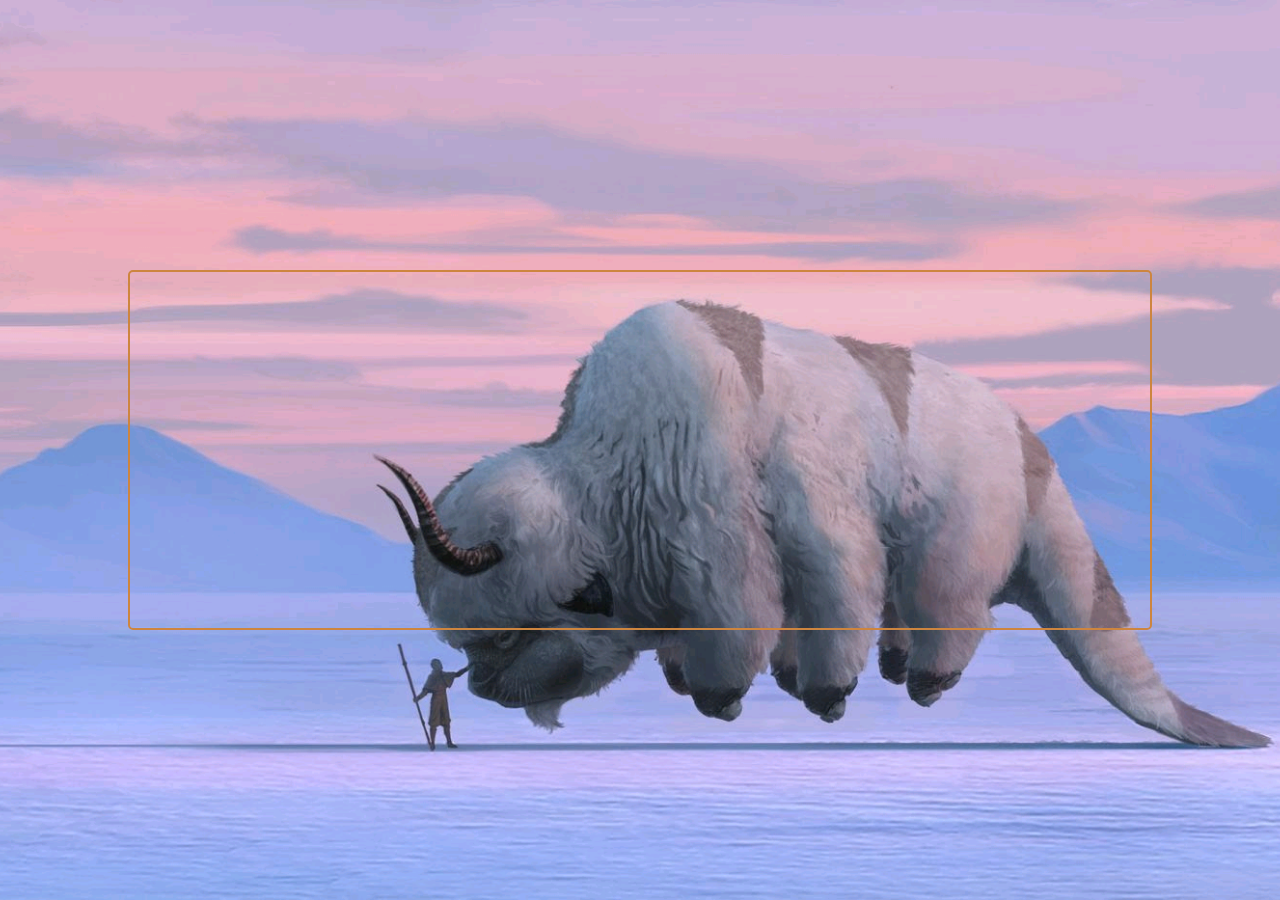
<file: third.html>
<!DOCTYPE html>
<html lang="en">
<head>
    <meta charset="UTF-8">
    <meta http-equiv="X-UA-Compatible" content="IE=edge">
    <meta name="viewport" content="width=device-width, initial-scale=1.0">
    <title>Animation</title>
    <link rel="stylesheet" href="./mask.css">
</head>
<body>
<div class="cart" id="cart">

</div>

<script>
    fruits = ['cherry', 'apple', 'orange', 'apple', 'banana', 'apple', 'strawberry', 'mango', 'pineapple', 'apple']

    function pickApple(array){
        countedTime = 0
        //to loop through the array
        //cut off the first 2 occurrences of apples
        //return the remaining array
        for (i = 0; i < array.length; i++){
            array.filter( function(array){
                if (array[i] === 'apple'){
                    countedTime += 1
                    console.log(countedTime)
                }
            })
            console.log(array)
        }
        console.log(array)
    }

;</script>
</body>
</html>
</file>
<file: style.css>
*{
    margin: 0;
    padding: 0;
    border: none;
    outline: none;
    font-family: Arial, Helvetica;
    box-sizing: border-box;
}
body{
    width: 100%;
    height: 100vh;
    display: flex;
    align-items: center;
    justify-content: center;
    background: url('./avatar-aang.jpeg') center center / cover;
    position: relative;
}
.modal-body{
    position: absolute;
    top: 0;
    left: -100vw;
    width: 100%;
    height: 100%;
    z-index: +2;
    color: #fff;
    background-color: rgba(0, 0, 0, 0.692);
    backdrop-filter: blur(3px);
    display: flex;
    flex-direction: column;
    align-items: center;
    justify-content: center;
    transition: .5s ease;
}
.modal-body.active{
    position: absolute;
    top: 0;
    left: 0;
}
.modal-body .close{
    position: absolute;
    top: 5%;
    right: 4%;
    width: 45px;
    height: 45px;
    display: flex;
    align-items: center;
    justify-content: center;
    padding: 12px;
    text-align: center;
    font-size: 35px;
    background-color: red;
    border-radius: 50%;
    cursor: pointer;
}
.modal-tin{
    position: relative;
    width: 80%;
    height: 80%;
}
.mod-title h1{
    font-size: 23px;
    text-transform: capitalize;
    padding-bottom: 12px;
    border-bottom: 3px solid peru;
    margin-bottom: 1em;
}
.modal-container{
    background-color: peachpuff;
    width: 80%;
    height: 90%;
    border-radius: 5px;
    padding: 5px;
    overflow-y: scroll;
    flex-direction: column;
    margin: 0 auto;
    opacity: 0;
    visibility: hidden;
    transition: .5s ease;
    animation: showUp 1s ease-in 1 forwards;
}
@keyframes showUp {
    100%{
        opacity: 1;
        visibility: visible;
    }
}
.modalContainer div{
    width: 100%;
    min-height: 35px;
    border: 1px solid green;
    border-radius: 10px;
    margin: 5px auto;
    padding: 3px;
    display: flex;
    justify-content: space-between;
}
.general{
    border: 1px solid green;
    backdrop-filter: blur(8px);
    padding: 15px;
    border-radius: 10px;
    width: 60vw;
    height: minmax(300px, 80vh);
    display: flex;
    flex-direction: column;
    align-items: center;
}
.moduleBtn{
    position: absolute;
    bottom: 20%;
    left: 10%;
}
.moduleBtn button{
    padding: .5em;
    text-decoration: none;
    background-color: rgba(255, 255, 255, 0.075);
    backdrop-filter: blur(5px);
    color: #000;
    font-size: 1.2em;
    font-weight: 500;
    border-radius: .3em;
    border-bottom: .2em solid #000;
    border-right: .2em solid #000;
    cursor: pointer;
    transition: all .3s ease;
}
.moduleBtn button:hover{
    background-color: #36f372;
    padding: .4em;
    border: 0;
}
input{
    /* #36f372 */
    width: 230px;
    height: 35px;
    border-radius: 10px 0 0 10px;
    border: 1px solid;
    padding: 10px;
    display: inline-block;
}
input::placeholder{
    font-style: italic;
    font-size: 1.2em;
    text-transform: capitalize;
}
input:focus::placeholder{
    font-size: 1.2em;
}
.addTask{
    padding: 10px;
    display: inline-block;
    cursor: pointer;
    text-transform: uppercase;
    background-color: green;
    color: white;
    text-shadow: 0 0 3px #000;
    font-size: 1em;
    border-radius: 0 10px 10px 0;
    transition: .5s ease;
}
.addTask:hover{
    background-color: hsl(120, 100%, 40%);
}
.task-box{
    background-color: peachpuff;
    margin-top: 10px;
    width: 100%;
    height: 100%;
    border-radius: 5px;
    padding: 5px;
    overflow-y: scroll;
    flex-direction: column;
}
.errorMessage{
    width: 70%;
    color: red;
    letter-spacing: .1em;
    font-size: 1em;
    padding: 5px;
    border-radius: 5px;
    border: 2px solid red;
    margin: 5px auto;
    text-align: center;
    position: relative;
    transition: animation .5s ease;
    animation: stretchAnim .6s linear 1s 1 forwards;
}
@keyframes stretchAnim {
    50%{
        transform: scaleX(1.2);
    }
}
.errorClose{
    position: absolute;
    top: 2px;
    right: 10%;
    width: 25px;
    height: 25px;
    background: red;
    color: #fff;
    display: grid;
    place-content: center;
    justify-content: center;
    border-radius: 50%;
    cursor: pointer;
}
.task-box > div{
    width: 100%;
    min-height: 35px;
    border: 1px solid green;
    border-radius: 10px;
    margin: 5px auto;
    padding: 3px;
    display: flex;
    justify-content: space-between;
}
.task-box div li{
    display: inline-block;
    margin-left: 5px;
    vertical-align: bottom;
    padding-top: 4px;
    justify-content: center;
    flex: 60%
}
.task-box button{
    transition: .5s ease;
    max-height: 40px;
    padding: 5px 10px;
    text-align: center;
    transition: .3s ease;
    margin: 0 5px;
    border-radius: 5px;
    cursor: pointer;
}
.task-box .newTaskBtnContainer{
    flex: 40%;
    align-self: center;
    display: flex;
    justify-content: space-evenly;

}
.newTaskBtnContainer.active > li{
    text-decoration: line-through;
    color: #666666;
}
.task-box .deleteBtn{
    background-color: hsl(0, 100%, 50%);
    color: #fff
}
.task-box .deleteBtn:hover{
    background-color: hsl(0, 100%, 60%);
    color: black;
}
.task-box .checkBtn{
    background-color: lightgray;
    min-width: 30px;
}
.task-box .checkBtn:hover{
    background-color: skyblue;
}
.task-box.active{
    display: flex;
    align-items: center;
    justify-content: center;
}
.task-box p{
    text-align: center;
    font-family: 'Franklin Gothic Medium', 'Arial Narrow', Arial, sans-serif;
    color: red;
    font-size: 18px;
    transition: .4 ease;
    animation: size 1s linear 1;
}
@keyframes size {
    50%{
        transform: scaleX(1.3) scaleY(1.3);
    }
}









@media screen and (max-width: 992px) {
    .task-box > div{
       min-height: 50px;
    }
    .task-box li{
        display: block;
        width: 100%;
    }
    .task-box > div div{
        display: block;
    }
    .task-box button{
        padding: 5px;
    }
    .mod-title h1{
        font-size: 1.2em;
        text-align: center;
    }
    .moduleBtn{
        position: absolute;
        bottom: 10%;
        left: 3%;
    }
}
</file>
<file: 7.css>
html{
    scroll-behavior: smooth;
}
*{
    margin: 0;
    padding: 0;
    box-sizing: border-box;
    outline: none;
    border: none;
    font-family: Arial, sans-serif;
}
body{
    position: relative;
    min-height: 100vh;
    width: 100%;
    display: flex;
    align-items: center;
    justify-content: space-evenly;
    background-color: palegoldenrod;
}
.body{
    width: 80%;
    height: 400px;
    display: flex;
    column-gap: .7em;
    padding: 1em;
}
@media screen and (max-width: 992px) {
    .body{
        flex-direction: column;
        height: 600px;
        padding: 0 1em;
    }
}
.body .img, .body .info{
    position: relative;
    max-width: 45%;
    height: 100%;
}
@media screen and (max-width: 992px) {
    .body .img, .body .info{
        position: relative;
        max-width: 80%;
        height: 50%;
        margin: 0 auto;
    }
    .body .info{
        position: relative;
        text-align: center;
        height: 60%;
    }
    .deadline{
        position: absolute;
        bottom: 0;
        left: 0;
    }
}
.body .img{
    padding: .5em;
}
.body .img img{
    max-width: 100%;
}
.body .info{
    padding: .8em;
    display: flex;
    flex-direction: column;
    justify-content: space-around;
}
.body .info h3{
    font-size: 1.6em;
    color: crimson;
    text-transform: uppercase;
}
.giveaway{
    font-size: 1.4em;
    letter-spacing: .1em;
    margin-bottom: 20px;
    text-transform: capitalize;
}
.body .info p{
    font-size: 1.2em;
    width: 100%;
    color: dimgrey;
}
.deadline{
    position: relative;
    width: 100%;
    display: flex;
    justify-content: space-evenly;
    align-items: baseline;
    transition: .5s ease;
}
.deadline div{
    padding: .7em;
    background-color: crimson;
    color: white;
    text-align: center;
    cursor: pointer;
    transition: .5s ease;
}
.deadline div:hover{
    border-radius: 3px;
    background-color: hsl(348, 83%, 57%);
    transform: scale(1.1);
}
.deadline h4{
    font-size: 1.3em;
    text-shadow: 1px 1px 5px black;
}
.deadline span{
    text-shadow: 1px 1px 5px black;
    font-size: 1.2em;
    text-transform: capitalize;
}
</file>
<file: mask.css>
*{
    margin: 0;
    padding: 0;
    border: none;
    outline: 0;
    font-family: Arial;
    box-sizing: border-box;
}
body{
    width: 100%;
    max-width: 100%;
    height: 100vh;
    display: flex;
    align-items: center;
    justify-content: center;
    flex-direction: column;
    gap: 1rem;
    background: url('./avatar-aang.jpeg') center center / cover;
    position: relative;
    overflow: hidden;
}
.receipt{
    position: absolute;
    top: 0;
    left: 100%;
    width: 100vw;
    height: 100%;
    display: flex;
    align-items: center;
    justify-content: center;
    background-color: rgba(0, 0, 0, 0.829);
    /* opacity: 0;
    visibility: hidden; */
    transition: .5s ease;
}
.receipt.active{
    position: absolute;
    top: 0;
    left: 0;
    opacity: 1;
    visibility: visible;
}
.receipt-bx{
    position: relative;
    color: #000;
    text-align: center;
    font-size: 1.2em;
    padding: 10px;
    width: 50%;
    height: 50%;
    background-color: rgb(187, 142, 95);
}
.receipt-bx .close{
    position: absolute;
    top: -30%;
    right: -10%;
    width: 50px;
    height: 50px;
    font-size: 2em;
    background-color: aqua;
    cursor: pointer;
    border-radius: 50%;
    display: flex;
    align-items: center;
    justify-content: center;
}
.receipt-bx .logo{
    display: block;
    margin: 10px 0;
    padding: 10px;
    width: 100%;
    border: 2px solid aqua
}
.receipt-bx .logo h1 span{
    color: aqua;
}
.receipt-bx .logo h1{
    font-weight: bold;
}
.receipt-bx span{
    font-weight: bold;
}
.cart{
    width: 80%;
    min-height: 40%;
    border: 2px solid peru;
    border-radius: 5px;
    display: flex;
    flex-direction: column;
    padding: 5px;

}
.cart hr{
    background-color: rgba(0, 0, 0, 0.603);
    width: 85%;
    height: 2px;
    border-radius: 5px;
    margin: 10px auto;
}
.items{
    display: flex;
    flex: 100%;
    background-color: peachpuff;
    width: 100%;
    height: 100%;
    border-radius: 5px;
    padding: 5px;
}
.items div{
    display: inline-block;
    width: 30%;
    height: 50px;
    border-radius: 5px;
    background-color: var(--clr);
    margin: 0 5px;
    text-align: center;
    padding: 5px;
}
.cart-btns{
    padding: 10px;
    margin: 0 auto;
    height: 50px;
}
.cart button{
    padding: 8px 12px;
    align-items: center;
    border-radius: 2px;
    font-size: 1em;
    color: white;
    margin: 0 5px;
    cursor: pointer;
    transition: .5s ease;
}
button:hover{
    transform: scale(1.2);
}
#Orange{
    background-color: orangered;
}
#Apples{
    background-color: forestgreen;
}
#Mango{
    background-color: orange;
    color: black;
}
#Clear{
    background-color: gray;
}
.totalbox{
    background-color: papayawhip;
    padding: 10px;
}
#CheckOut{
    padding: 10px;
    font-size: 1rem;
    border-radius: 3px;
    background-color: aquamarine;
    cursor: pointer;
    transition: .5s ease;
}
#Totalspan{
    letter-spacing: .1em;
    font-size: 1em;
    font-weight: bold;
}
</file>
<file: 4.css>
*{
    position: relative;
    margin: 0;
    padding: 0;
    box-sizing: border-box;
}
body{
    font-family: Arial, Helvetica, sans-serif
}
.general{
    width: 100%;
    min-height: 100vh;
    max-width: 100%;
    background-color: hsl(160, 100%, 90%);
}
.menu{
    width: 100%;
    min-height: 100vh;
    transition: .5s ease;
}
.menu .title{
    margin: 0 auto;
    text-align: center;
}
.btn-container{
    margin: 0 auto;
    padding: 15px 0;
    text-align: center;
}
.btn-container button{
    padding: 8px 15px;
    font-size: 16px;
    font-weight: 600;
    background-color: transparent;
    border: 2px solid peru;
    border-radius: 2px;
    color: peru;
    cursor: pointer;
    text-transform: capitalize;
    margin: 0 5px;
    transition: .5s ease;
}
.btn-container button.selected{
    background-color: peru;
    color: white;
}
.btn-container button:hover{
    background-color: peru;
    color: white;
}
.menu .title h2{
    font-size: 20px;
}
.menu .underline{
    width: 150px;
    background-color: peru;
    height: 5px;
    border-radius: 3px;
    margin: 10px auto;
}
.section-center{
    padding: 1em;
    display: grid;
    grid-template-columns: repeat( auto-fit, minmax(350px, 1fr));
    gap: 1.3em;
    grid-auto-rows: 180px;
    transition: .5s ease;
}
.section-center article{
    transition: .5s ease;
}
.menu .section-center .menu-item{
    position: relative;
    display: inline-block;
    display: flex;
    padding: 5px;
    border: 1px solid peru;
    border-radius: 5px;
    overflow: hidden;
    transition: .5s ease;
}
.menu .section-center .menu-item figure{
    position: relative;
    width: 50%;
    overflow: hidden;
}
.menu .section-center .menu-item img{
    width: 100%;
    margin-right: 10px;
    border: 3px solid peru;
    border-radius: 5px;
    transition: .5s ease;
}
.menu .section-center .menu-item img:hover{
    transform: scale(1.2);
}
.item-info{
    width: 50%;
    display: flex;
    flex-direction: column;
    justify-content: space-between;
    padding-bottom: 10px;
}
.item-info header{
    display: flex;
    justify-content: space-between;
    padding: .3em;
    border-bottom: 1px solid #555;
}
.item-info header h4:first-child{
    font-size: 1em;
    letter-spacing: .1em;
}
.item-info header .price{
    color: peru;
}
.item-info .item-text{
    width: 100%;
    text-align: center;
    align-items: center;
    font-size: .9em;
}









@media screen and (max-width: 992px) {
    .section-center{
        grid-template-columns: repeat( auto-fit, minmax(200px, 1fr));
        grid-auto-rows: 350px;
    }
    .menu-item{
        flex-direction: column;
        justify-content: center;
        row-gap: 1em;
    }
    .menu .section-center .menu-item figure{
        width: 100%;
    }.item-info{
        width: 100%;
        padding: 5px;
    }
    .item-text{
        margin-top: 10px;
    }

}
</file>
<file: 8.css>
html{
    scroll-behavior: smooth;
}
*{
    margin: 0;
    padding: 0;
    box-sizing: border-box;
    outline: none;
    border: none;
}
body{
    position: relative;
    min-height: 100vh;
    width: 100%;
    background-color: antiquewhite;
    display: flex;
    justify-content: center;
    align-items: center;
}
.body{
    min-width: 50%;
    border-radius: 5px;
    padding: 10px;
    min-height: 200px;
    box-shadow: 2px 3px 10px black;
}
.body .form{
    text-align: center;
}
.form .alert{
    font-weight: bold;
    visibility: hidden;
    letter-spacing: .1em;
    font-size: 1.2em;
    min-height: 20px;
    text-shadow: 1px 1px 5px wheat;
}
.form .alert.danger{
    visibility: visible;
    background-color: darksalmon;
    color: red;
}
.form .alert.success{
    visibility: visible;
    background-color: hsl(219, 79%, 86%);
    color: cornflowerblue;
}
.form .alert.notify{
    visibility: visible;
    text-shadow: 1px 1px 5px black;
    background-color: goldenrod;
    color: gold;
}
.form h3{
    font-size: 1.3em;
    margin-bottom: 5px;
    font-family:'Lucida Sans', 'Lucida Sans Regular', 'Lucida Grande', 'Lucida Sans Unicode', Geneva, Verdana, sans-serif
}
.form input::placeholder{
    text-align: center;
    font-style: italic;
    color: #999;
}
.form input{
    width: 60%;
    font-size: 18px;
    padding: 5px;
    border: 1px solid cornflowerblue;
}
.form button{
    padding: 8px;
    min-width: 50px;
    border-radius: 3px;
    cursor: pointer;
    font-size: 16px;
    background-color: cornflowerblue;
}
.body .container{
    position: relative;
    text-align: center;
    padding: 5px;
    margin-top: 10px;
    visibility: hidden;
}
.container.show{
    visibility: visible;
}
.default{
    display: inline-block;
    width: 100%;
    padding: 10px;
    font-size: 20px;
    position: relative;
    box-shadow: 1px 1px 5px black;
}
.default.hide{
    visibility: hidden;
    display: none;
}
.container .grocery-list{
    width: 100%;
    height: 90%;
    padding: 5px;
    margin-bottom: 20px;
    transition: .5s ease;
}
.grocery-list .item{
    display: flex;
    justify-content: space-between;
    padding: 5px;
    background-color: antiquewhite;
    border: 1px solid black;
    margin-bottom: 5px;
    border-radius: 5px;
    transition: .5s ease;
}
.item .btn-tin{
    width: 30%;
    display: flex;
    justify-content: space-around;
}
.btn-tin button{
    color: black;
    font-weight: bold;
    font-size: 15px;
    padding: 3px 5px;
    cursor: pointer;
}
.edit{
    background-color: hsl(219, 79%, 86%);
}
.delete{
    background-color: red;
}
.container .clear{
    padding: 5px;
    font-size: 1em;
    font-weight: bold;
    letter-spacing: .1em;
    color: red;
    box-shadow: 1px 1px 5px black;
    border-radius: 4px;
    cursor: pointer;
}
</file>
<file: 9.css>
html{
    scroll-behavior: smooth;
}
*{
    margin: 0;
    padding: 0;
    box-sizing: border-box;
    outline: none;
    border: none;
}
body{
    position: relative;
    max-height: 100vh;
    width: 100%;
    background-color: antiquewhite;
}
.container{
    width: 80vw;
    margin: 0 auto;
    height: 40vh;
    max-width: 80rem;
    position: relative;
    border-radius: .5rem;
    border: 5px solid green;
    margin-top: 4rem;
    overflow: hidden;
}
.slide{
    position: absolute;
    text-align: center;
    width: 100%;
    height: 100%;
    color: white;
    display: grid;
    place-items: center;
    transition: .5s ease;
}
.slide img{
    width: 100%;
    z-index: +1;
}
.slide .txt{
    z-index: +2;
    width: 100%;
    height: auto;
    position: absolute;
    top: 40%;
    font-size: 1.3em;
    text-shadow: 2px 2px 5px red;
}
.btn-container{
    text-align: center;
}
.btn-container button{
    padding: 6px 10px;
    background-color: transparent;
    border: 2px solid green;
    color: green;
    font-size: 20px;
    cursor: pointer;
}
button:hover{
    background-color: green;
    color: white;
}
</file>
<file: 5.css>
:root{
    --clr: hsl(43, 74%, 59%);
}
html{
    scroll-behavior: smooth;
}
*{
    margin: 0;
    padding: 0;
    box-sizing: border-box;
    outline: none;
    border: none;
    font-family: Arial, Helvetica, sans-serif;
}
body{
    position: relative;
    width: 100%;
}
.scroll-btn{
    position: fixed;
    bottom: 5%;
    right: 5%;
    background-color: var(--clr);
    border-radius: 50%;
    width: 40px;
    height: 40px;
    display: flex;
    align-items: center;
    justify-content: center;
    box-shadow: 2px 2px 5px black;
    visibility: hidden;
    opacity: 0;
    transition: .5s ease;
}
.scroll-btn.show{
    visibility: visible;
    opacity: 1;
}
.scroll-btn a{
    color: black;
    text-decoration: none;
    font-size: 1.6em;
}
.hero{
    width: 100%;
    height: 100vh;
    position: relative;
    background-image: url('./professional-video-camera-stands-tripod.jpg');
    background-position: center;
    background-size: cover;
}
header{
    width: 100%;
    height: 100vh;
    position: relative;
    background: rgba(0, 0, 0, 0.788); 
}
header *{
    z-index: +1;
}
header .navbar{
    width: 100%;
    height: 5rem;
    display: flex;
    align-items: center;
    justify-content: space-between;
    padding: 0 1.5em;
    color: white;
}
#mobile-nav{
    display: none;
}
.navbar .logo{
    padding: .5em;
}
.navbar .logo h1{
    font-size: 1.9em;
    color: white;
}
.logo h1 span{
    color: var(--clr);;
}
.navbar .links{
    display: flex;
    align-items: center;
    gap: 1em;
}
.navbar .home{
    visibility: hidden;
}
.navbar ul{
    display: flex;
    list-style-type: none;
}
.navbar ul li{
    margin: 0 10px;
}
.navbar ul li a{
    color: white;
    text-decoration: none;
    cursor: pointer;
    font-size: 1.1em;
    transition: .3s ease;
}
.navbar ul li a:hover{
    color: gold;
    text-decoration: underline;
    text-underline-offset: 3px;
}
.ghost{
    padding: 10px 12px;
    text-decoration: none;
    color: white;
    padding: 8px 10px;
    border: 2px solid white;
    text-decoration: none;
    font-size: 1.2em;
    transition: .3s ease;
}
.ghost:hover{
    text-decoration: none;
    background-color: white;
    color: black;
}










.navbar.fixednav{
    position: fixed;
    top: 0;
    left: 0;
    width: 100%;
    background-color: whitesmoke;
    box-shadow: 0 1px 5px black;
}
.navbar.fixednav .home{
    visibility: visible;
}
.navbar.fixednav .logo h1{
    color: black;
}
.navbar.fixednav .links li a{
    color: black;
}
.navbar.fixednav .ghost{
    color: black;
    border-color: black;
}
.navbar.fixednav .ghost:hover{
    background-color: black;
    color: white;
}










section{
    min-height: 100vh;
    background-color: wheat;
    border-bottom: 2px solid black;
}
section .section-title{
    font-size: 2em;
    width: 100%;
    text-align: center;
    padding-top: 1.3em;
    color: black;
}
header .banner{
    color: white;
    width: 50%;
    margin: 0 auto;
    transform: translateY(80%);
}
header .banner h1{
    text-align: center;
    margin: 10px 0;
}
header .banner p{
    text-align: center;
    letter-spacing: .1em;
    color: #999;
}
header .banner .btn{
    position: relative;
    width: 100%;
    margin: 20px 0;
    padding: 10px;
    text-align: center;
}
.btn a{
    color: white;
    padding: 8px 10px;
    border: 2px solid white;
    text-decoration: none;
    font-size: 1.2em;
    transition: .3s ease;
}
.btn a:hover{
    background-color: white;
    color: black;
}
.footer{
    width: 100%;
    background-color: #042b50;
    color: wheat;
    height: 10vh;
    display: flex;
    flex-direction: column;
    align-items: center;
    justify-content: center;
}
.footer .rights{
    text-align: center;
    display: block;
    width: 100%;
}













@media screen and (max-width:992px) {
    header #nav{
        display: none;
    }
    #mobile-nav{
        display: block;
        width: 100%;
        min-height: 5em;
        padding: 0 1.6em;
        color: white;
        z-index: +1;
        transition: .4s ease;
    }
    .mobile-nav.fixed{
        position: fixed;
        top: 0;
        left: 0;
        width: 100%;
        height: 5em;
        background-color: whitesmoke;
        box-shadow: 0 0px 5px black;
    }
    .mobile-nav.fixed h1{
        color: black;
    }
    .mobile-nav.fixed #mobile-menu{
        border-color: black;
    }
    .mobile-nav.fixed #mobile-menu .menu, .mobile-nav.fixed #mobile-menu .menu::after, .mobile-nav.fixed #mobile-menu .menu::before{
        background-color: black;
    }
    .mobile-nav.fixed #mobile-menu.active .menu{
        background-color: whitesmoke;
    }
    #mobile-nav .mobile-nav-head{
        display: block;
        width: 100%;
        height: 5em;
        display: flex;
        align-items: center;
        justify-content: space-between;
        padding: 0 1.6em;
        color: white;
    }
    .mobile-links{
        position: relative;
        width: 100%;
        height: 0;
        overflow: hidden;
        transition: .5s ease;
        background-color: goldenrod;
    }
    /* #mobile-nav.active .mobile-links{
        padding: .8em;
        height: 160px;
    } */
    #mobile-nav .mobile-ul{
        list-style-type: none;
        padding: .5em;
        transition: .5s ease;
    }
    #mobile-nav .mobile-ul li{
        margin: 10px 0;
        padding-bottom: 8px;
        border-bottom: 1px solid white;
    }
    #mobile-nav .mobile-ul li a{
        color: white;
        text-decoration: none;
        cursor: pointer;
        font-size: 1.1em;
        transition: .4s ease;
    }
    .mobile-ul li a:hover{
        transform: translateX(20px);
    }
    #mobile-nav h1{
        font-size: 1.8em;
    }
    #mobile-menu{
        position: relative;
        padding: 3px;
        border: 1px solid var(--clr);;
        width: 48px;
        height: 48px;
        display: flex;
        justify-content: center;
        align-items: center;
        cursor: pointer;
        transition: .5s ease;
    }
    #mobile-menu .menu{
        position: relative;
        width: 100%;
        height: 5px;
        border-radius: 3px;
        background-color: var(--clr);;
        transition: .5s ease;
    }
    #mobile-menu .menu::after, #mobile-menu .menu::before{
        content: '';
        position: absolute;
        left: 0;
        width: 100%;
        height: 100%;
        background-color: var(--clr);;
        border-radius: 3px;
        transition: .5s ease;
    }
    #mobile-menu .menu::before{
        top: -200%;
    }
    #mobile-menu .menu::after{
        top: 200%;
    }
    #mobile-menu.active{
        border-radius: 50%;
        padding: 5px;
    }
    #mobile-menu.active .menu{
        background-color: transparent;
    }
    #mobile-menu.active .menu::before{
        transform: rotateZ(-45deg) translate(-8px, 7px);
    }
    #mobile-menu.active .menu::after{
        transform: rotateZ(45deg) translate(-6px, -6px);
    }
    header .banner{
        width: 80%;
    }
}
</file>
<file: 6.css>
html{
    scroll-behavior: smooth;
}
*{
    margin: 0;
    padding: 0;
    box-sizing: border-box;
    outline: none;
    border: none;
    font-family: Arial, Helvetica, sans-serif;
}
body{
    position: relative;
    min-height: 100vh;
    width: 100%;
}
.general{
    position: relative;
    width: 100%;
    min-height: 100vh;
    background-color: hsl(160, 50%, 55%);
    display: flex;
    align-items: center;
    justify-content: center;
}
.general .project{
    max-width: 80%;
    height: 50%;
}
.project .title{
    width: 100%;
    padding: 1em 0;
    text-align: center;
    margin: 1em 0;
}
.project .title h1{
    font-size: 1.8em;
}
.project .title p{
    margin-top: .5em;
    letter-spacing: .1em;
}
.project .body{
    position: relative;
    padding: .5em;
    display: flex;
    gap: 1.4em;
    /* background-color: blue; */
    justify-content: space-evenly;
}
.project .body .img, .project .body .tabs{
    width: 50%;
    height: 100%;
}
.project .body .img img{
    width: 100%;
    height: auto;
    border-radius: .6em;
    border: 1px solid black;
}
.project .body .tabs{
    min-height: 350px;
    position: relative;
    /* background-color: red; */
    border-radius: .6em;
    padding: .5em;
}
.tabs .btn-container{
    width: 100%;
    margin: 0 auto;
    display: flex;
}
.tabs .btn-container button{
    width: 33.4%;
    padding: .5em;
    font-size: 1em;
    text-transform: capitalize;
    cursor: pointer;
    letter-spacing: 4px;
    color: #555;
    background-color: #b3b3b3;
}
/* .tabs .btn-container button:hover{
    background-color: hsl(0, 0%, 90%);
} */
.btn-container button:first-child{
    border-radius: 10px 0 0 0;
}
.btn-container button:last-child{
    border-radius: 0 10px 0 0;
}
.btn-container .btn.active{
    font-size: 1.3em;
    background-color: white;
    border: 1px solid black;
    border-bottom: none;
    color: black;
}
.tabs .about-section{
    padding: 10px;
    background-color: white;
    border-radius:  0 0 10px 10px;
}
.tabs .about-section .content{
    padding-top: 1em;
    display: none;
}
.tabs .about-section .content.active{
    display: block;
}
.tabs .about-section .content h4{
    text-align: center;
    font-family: 'Times New Roman', Times, serif;
    font-size: 1.1em;
}
.tabs .about-section .content p{
    color: #333;
    letter-spacing: 2px;
    margin: 5px auto;
    max-width: 90%;
    text-align: center;
}
.content li{
    margin-top: 3px;
}
.content .box{
    width: 50%;
    margin: 10px auto;
    padding: 5px;
    text-align: center;
}
.content .box a{
    text-decoration: none;
    color: green;
    padding: 3px;
    border: 2px solid green;
    cursor: pointer;
}
.content .box a:hover{
    color: white;
    background-color: green;
}


@media screen and (max-width: 992px) {
    .project .body{
        flex-direction: column;
    }
    .project .body .img, .project .body .tabs{
        width: 100%;
    }
}
</file>
